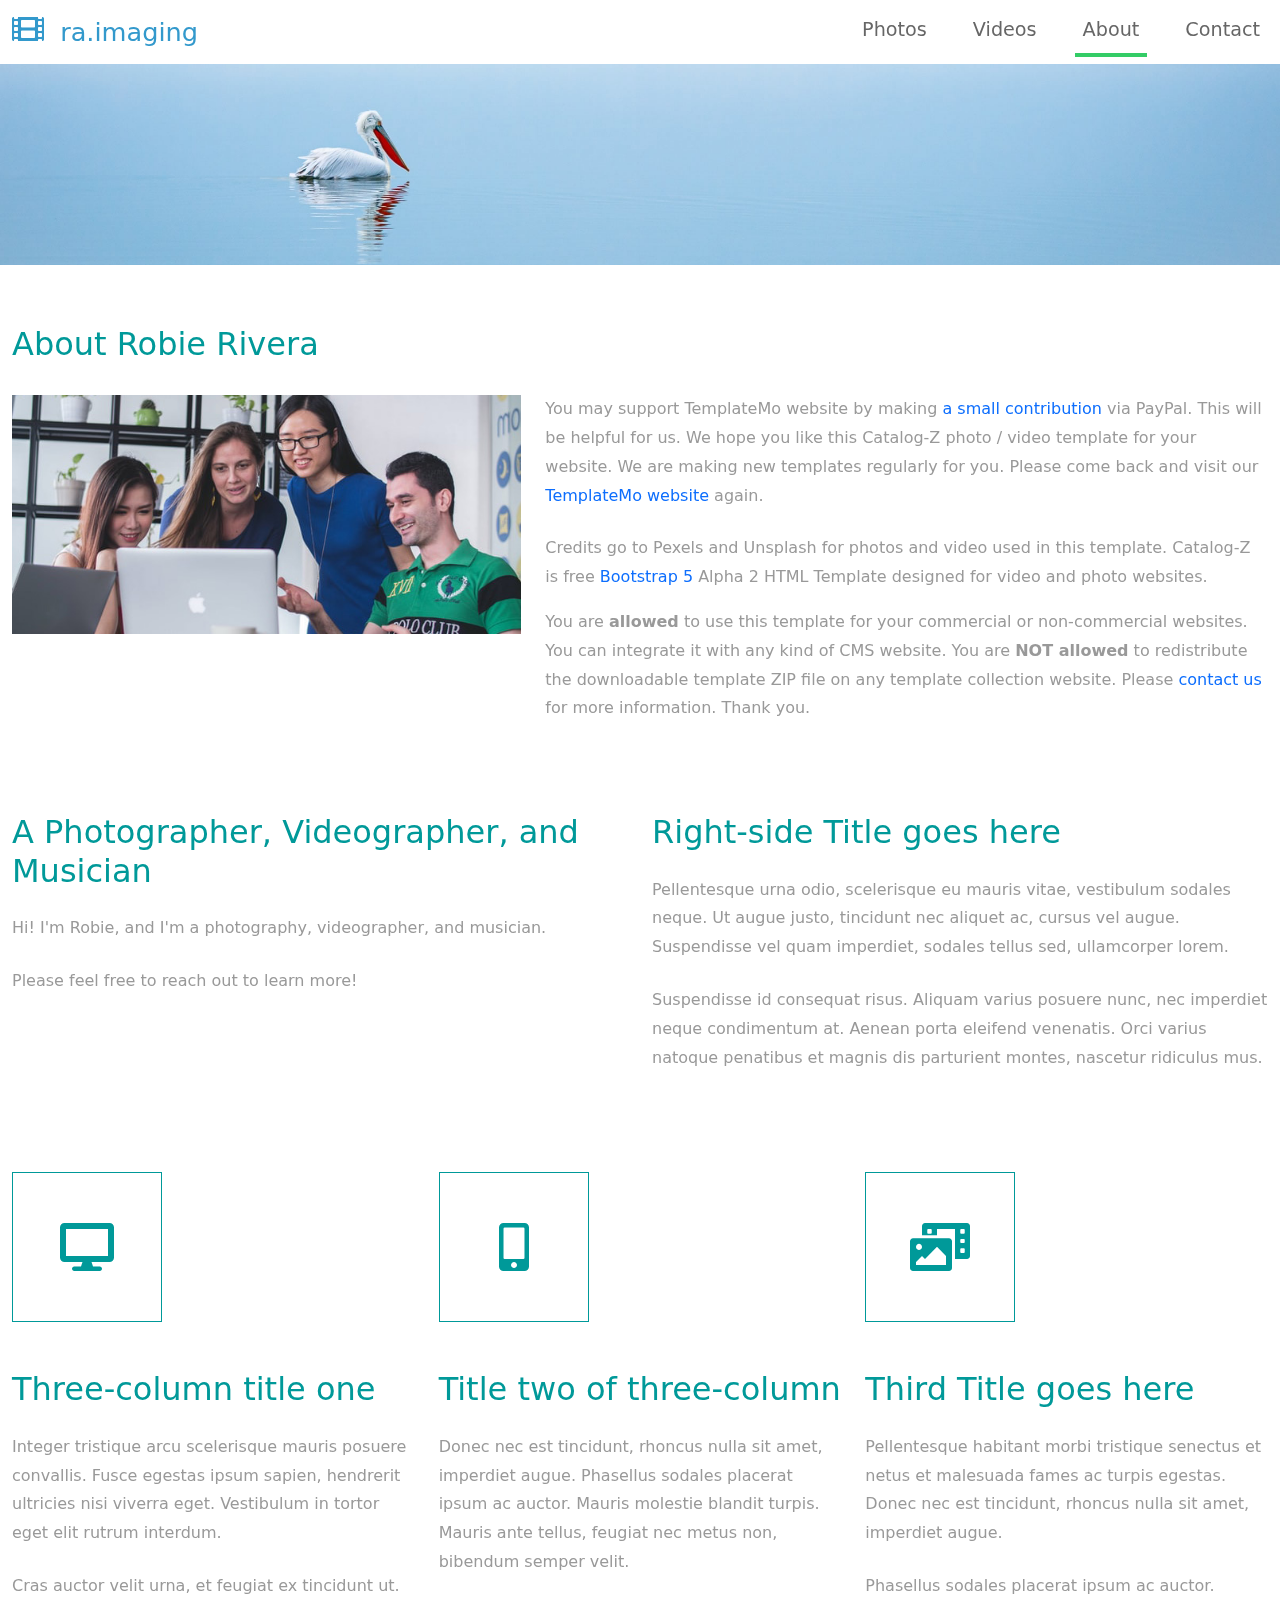
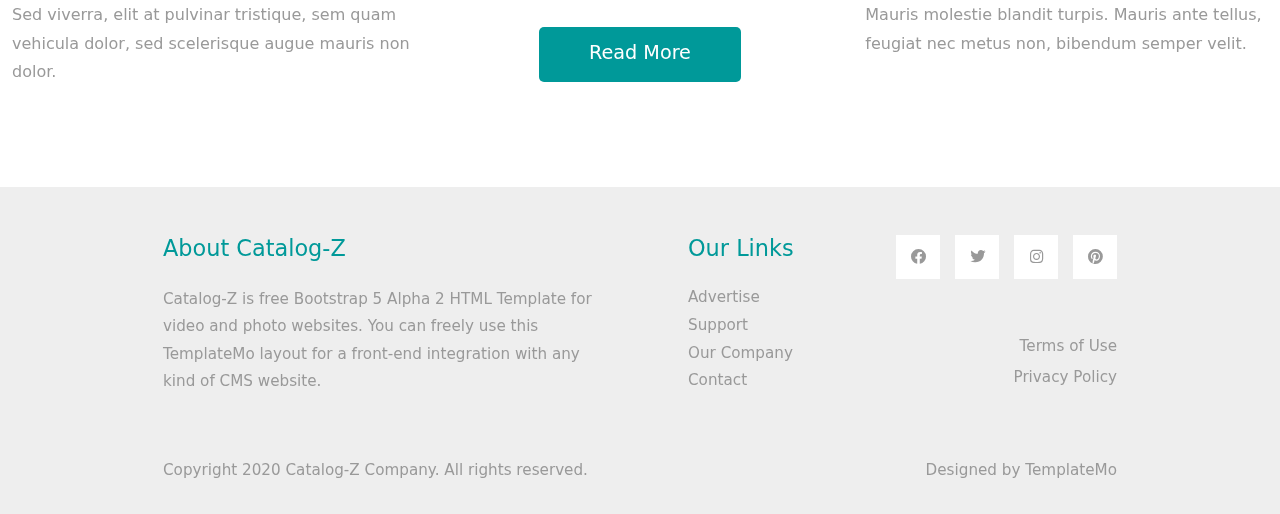
<file: about.html>
<!DOCTYPE html>
<html lang="en">
<head>
    <meta charset="UTF-8">
    <meta name="viewport" content="width=device-width, initial-scale=1.0">
    <title>Catalog-Z About page</title>
    <link rel="stylesheet" href="css/bootstrap.min.css">
    <link rel="stylesheet" href="fontawesome/css/all.min.css">
    <link rel="stylesheet" href="css/templatemo-style.css">
<!--
    
TemplateMo 556 Catalog-Z

https://templatemo.com/tm-556-catalog-z

-->
</head>
<body>
    <!-- Page Loader -->
    <div id="loader-wrapper">
        <div id="loader"></div>

        <div class="loader-section section-left"></div>
        <div class="loader-section section-right"></div>

    </div>
    <nav class="navbar navbar-expand-lg">
        <div class="container-fluid">
            <a class="navbar-brand" href="index.html">
                <i class="fas fa-film mr-2"></i>
				ra.imaging
            </a>
            <button class="navbar-toggler" type="button" data-toggle="collapse" data-target="#navbarSupportedContent" aria-controls="navbarSupportedContent" aria-expanded="false" aria-label="Toggle navigation">
                <i class="fas fa-bars"></i>
            </button>
            <div class="collapse navbar-collapse" id="navbarSupportedContent">
            <ul class="navbar-nav ml-auto mb-2 mb-lg-0">
                <li class="nav-item">
                    <a class="nav-link nav-link-1" href="index.html">Photos</a>
                </li>
                <li class="nav-item">
                    <a class="nav-link nav-link-2" href="videos.html">Videos</a>
                </li>
                <li class="nav-item">
                    <a class="nav-link nav-link-3 active" aria-current="page" href="about.html">About</a>
                </li>
                <li class="nav-item">
                    <a class="nav-link nav-link-4" href="contact.html">Contact</a>
                </li>
            </ul>
            </div>
        </div>
    </nav>

    <div class="tm-hero d-flex justify-content-center align-items-center" data-parallax="scroll" data-image-src="img/hero.jpg"></div>

    <div class="container-fluid tm-mt-60">
        <div class="row mb-4">
            <h2 class="col-12 tm-text-primary">
                About Robie Rivera
            </h2>
        </div>
        <div class="row tm-mb-74 tm-row-1640">            
            <div class="col-lg-5 col-md-6 col-12 mb-3">
                <img src="img/about.jpg" alt="Image" class="img-fluid">
            </div>
            <div class="col-lg-7 col-md-6 col-12">
                <div class="tm-about-img-text">
                    <p class="mb-4">
                  You may support TemplateMo website by making <a href="https://paypal.me/templatemo" target="_parent" rel="sponsored">a small contribution</a> via PayPal. This will be helpful for us. We hope you like this Catalog-Z photo / video template for your website. We are making new templates regularly for you. Please come back and visit our <a rel="sponsored" href="https://templatemo.com" target="_parent">TemplateMo website</a> again. </p>
                    <p>
                        Credits go to Pexels and Unsplash for photos and video used in this template. Catalog-Z is free <a rel="sponsored" href="https://v5.getbootstrap.com/">Bootstrap 5</a> Alpha 2 HTML Template designed for video and photo websites.</p> 
                    <p>You are <b>allowed</b> to use this template for your commercial or non-commercial websites. You can integrate it with any kind of CMS website. You are <b>NOT allowed</b> to redistribute the downloadable template ZIP file on any template collection website. Please <a rel="nofollow" href="https://templatemo.com/contact" target="_parent">contact us</a> for more information. Thank you.</p>
                </div>                
            </div>
        </div>
        <div class="row tm-mb-50">
            <div class="col-md-6 col-12">
                <div class="tm-about-2-col">
                    <h2 class="tm-text-primary mb-4">
                        A Photographer, Videographer, and Musician
                    </h2>
                    <p class="mb-4">
                        Hi! I'm Robie, and I'm a photography, videographer, and musician.
                    <p>
                        Please feel free to reach out to learn more!
                    </p>
                </div>                
            </div> 
            <div class="col-md-6 col-12">
                <div class="tm-about-2-col">
                    <h2 class="tm-text-primary mb-4">
                        Right-side Title goes here
                    </h2>
                    <p class="mb-4">
                        Pellentesque urna odio, scelerisque eu mauris vitae, vestibulum sodales neque. Ut augue justo, tincidunt nec aliquet ac, cursus vel augue. Suspendisse vel quam imperdiet, sodales tellus sed, ullamcorper lorem.
                    </p>
                    <p>
                        Suspendisse id consequat risus. Aliquam varius posuere nunc, nec imperdiet neque condimentum at. Aenean porta eleifend venenatis. Orci varius natoque penatibus et magnis dis parturient montes, nascetur ridiculus mus.
                    </p>
                </div>                
            </div>     
        </div> <!-- row -->
        <div class="row tm-mb-50">
            <div class="col-md-4 col-12">
                <div class="tm-about-3-col">
                    <div class="tm-about-icon-container mb-5">
                        <i class="fas fa-desktop fa-3x tm-text-primary"></i>
                    </div>                
                    <h2 class="tm-text-primary mb-4">Three-column title one</h2>
                    <p class="mb-4">Integer tristique arcu scelerisque mauris posuere convallis. Fusce egestas ipsum sapien, hendrerit ultricies nisi viverra eget. Vestibulum in tortor eget elit rutrum interdum. </p>
                    <p>Cras auctor velit urna, et feugiat ex tincidunt ut. Sed viverra, elit at pulvinar tristique, sem quam vehicula dolor, sed scelerisque augue mauris non dolor.</p>
                </div>                
            </div>
            <div class="col-md-4 col-12">
                <div class="tm-about-3-col">
                    <div class="tm-about-icon-container mb-5">
                        <i class="fas fa-mobile-alt fa-3x tm-text-primary"></i>
                    </div>                
                    <h2 class="tm-text-primary mb-4">Title two of three-column</h2>
                    <p class="tm-mb-50">Donec nec est tincidunt, rhoncus nulla sit amet, imperdiet augue. Phasellus sodales placerat ipsum ac auctor. Mauris molestie blandit turpis. Mauris ante tellus, feugiat nec metus non, bibendum semper velit.</p>                
                    <div class="text-center">
                        <a href="#" class="btn btn-primary">Read More</a>
                    </div>
                </div>                
            </div>
            <div class="col-md-4 col-12">
                <div class="tm-about-3-col">
                    <div class="tm-about-icon-container mb-5">
                        <i class="fas fa-photo-video fa-3x tm-text-primary"></i>
                    </div>                
                    <h2 class="tm-text-primary mb-4">Third Title goes here</h2>
                    <p class="mb-4">Pellentesque habitant morbi tristique senectus et netus et malesuada fames ac turpis egestas. Donec nec est tincidunt, rhoncus nulla sit amet, imperdiet augue. </p>
                    <p>Phasellus sodales placerat ipsum ac auctor. Mauris molestie blandit turpis. Mauris ante tellus, feugiat nec metus non, bibendum semper velit.</p>
                </div>                
            </div>
        </div>
    </div> <!-- container-fluid, tm-container-content -->

    <footer class="tm-bg-gray pt-5 pb-3 tm-text-gray tm-footer">
        <div class="container-fluid tm-container-small">
            <div class="row">
                <div class="col-lg-6 col-md-12 col-12 px-5 mb-5">
                    <h3 class="tm-text-primary mb-4 tm-footer-title">About Catalog-Z</h3>
                    <p>Catalog-Z is free Bootstrap 5 Alpha 2 HTML Template for video and photo websites. You can freely use this TemplateMo layout for a front-end integration with any kind of CMS website.</p>
                </div>
                <div class="col-lg-3 col-md-6 col-sm-6 col-12 px-5 mb-5">
                    <h3 class="tm-text-primary mb-4 tm-footer-title">Our Links</h3>
                    <ul class="tm-footer-links pl-0">
                        <li><a href="#">Advertise</a></li>
                        <li><a href="#">Support</a></li>
                        <li><a href="#">Our Company</a></li>
                        <li><a href="#">Contact</a></li>
                    </ul>
                </div>
                <div class="col-lg-3 col-md-6 col-sm-6 col-12 px-5 mb-5">
                    <ul class="tm-social-links d-flex justify-content-end pl-0 mb-5">
                        <li class="mb-2"><a href="https://facebook.com"><i class="fab fa-facebook"></i></a></li>
                        <li class="mb-2"><a href="https://twitter.com"><i class="fab fa-twitter"></i></a></li>
                        <li class="mb-2"><a href="https://instagram.com"><i class="fab fa-instagram"></i></a></li>
                        <li class="mb-2"><a href="https://pinterest.com"><i class="fab fa-pinterest"></i></a></li>
                    </ul>
                    <a href="#" class="tm-text-gray text-right d-block mb-2">Terms of Use</a>
                    <a href="#" class="tm-text-gray text-right d-block">Privacy Policy</a>
                </div>
            </div>
            <div class="row">
                <div class="col-lg-8 col-md-7 col-12 px-5 mb-3">
                    Copyright 2020 Catalog-Z Company. All rights reserved.
                </div>
                <div class="col-lg-4 col-md-5 col-12 px-5 text-right">
                    Designed by <a href="https://templatemo.com" class="tm-text-gray" rel="sponsored" target="_parent">TemplateMo</a>
                </div>
            </div>
        </div>
    </footer>
    
    <script src="js/plugins.js"></script>
    <script>
        $(window).on("load", function() {
            $('body').addClass('loaded');
        });
    </script>
</body>
</html>
</file>
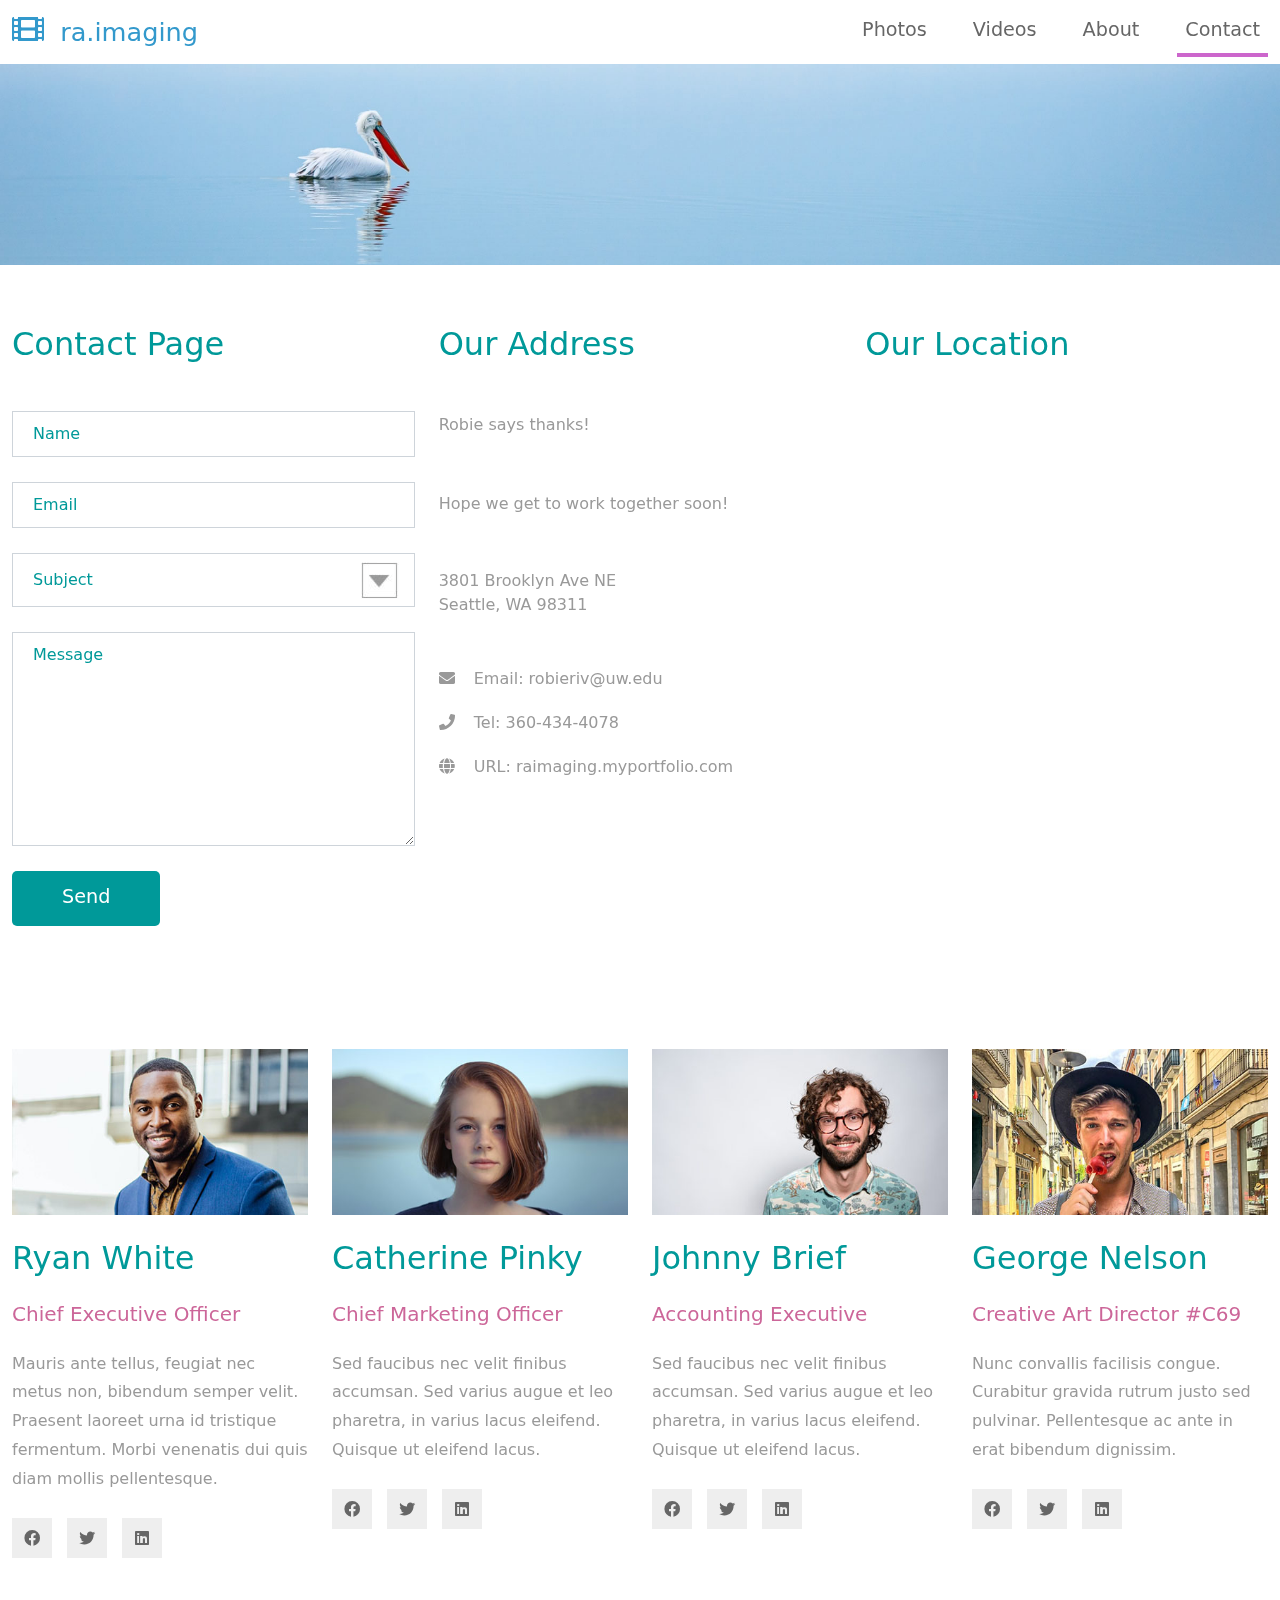
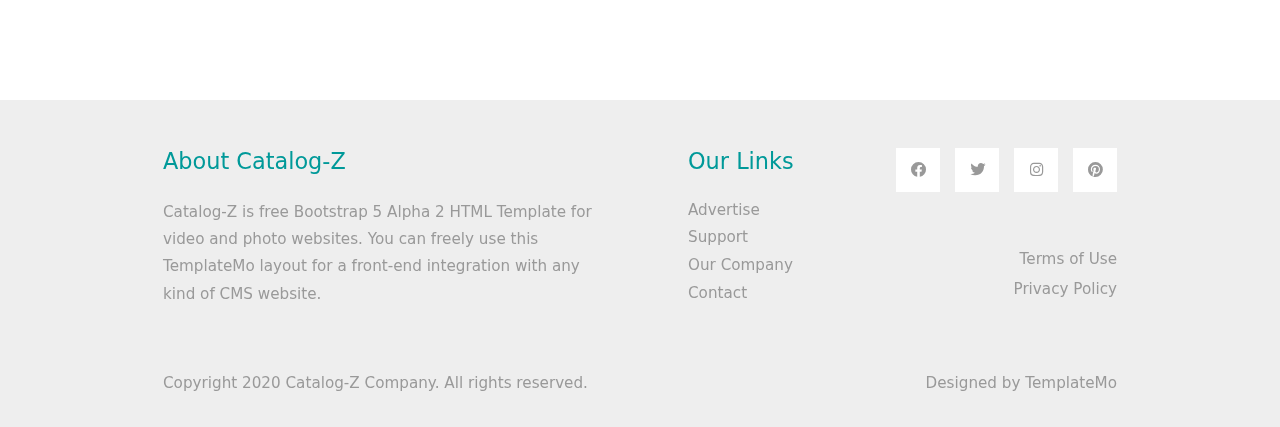
<file: contact.html>
<!DOCTYPE html>
<html lang="en">
<head>
    <meta charset="UTF-8">
    <meta name="viewport" content="width=device-width, initial-scale=1.0">
    <title>Catalog-Z Contact page</title>
    <link rel="stylesheet" href="css/bootstrap.min.css">
    <link rel="stylesheet" href="fontawesome/css/all.min.css">
    <link rel="stylesheet" href="css/templatemo-style.css">
<!--
    
TemplateMo 556 Catalog-Z

https://templatemo.com/tm-556-catalog-z

-->
</head>
<body>
    <!-- Page Loader -->
    <div id="loader-wrapper">
        <div id="loader"></div>

        <div class="loader-section section-left"></div>
        <div class="loader-section section-right"></div>

    </div>
    <nav class="navbar navbar-expand-lg">
        <div class="container-fluid">
            <a class="navbar-brand" href="index.html">
                <i class="fas fa-film mr-2"></i>
                ra.imaging
            </a>
            <button class="navbar-toggler" type="button" data-toggle="collapse" data-target="#navbarSupportedContent" aria-controls="navbarSupportedContent" aria-expanded="false" aria-label="Toggle navigation">
                <i class="fas fa-bars"></i>
            </button>
            <div class="collapse navbar-collapse" id="navbarSupportedContent">
            <ul class="navbar-nav ml-auto mb-2 mb-lg-0">
                <li class="nav-item">
                    <a class="nav-link nav-link-1" href="index.html">Photos</a>
                </li>
                <li class="nav-item">
                    <a class="nav-link nav-link-2" href="videos.html">Videos</a>
                </li>
                <li class="nav-item">
                    <a class="nav-link nav-link-3" href="about.html">About</a>
                </li>
                <li class="nav-item">
                    <a class="nav-link nav-link-4 active" aria-current="page" href="contact.html">Contact</a>
                </li>
            </ul>
            </div>
        </div>
    </nav>

    <div class="tm-hero d-flex justify-content-center align-items-center" data-parallax="scroll" data-image-src="img/hero.jpg"></div>

    <div class="container-fluid tm-mt-60">
        <div class="row tm-mb-50">
            <div class="col-lg-4 col-12 mb-5">
                <h2 class="tm-text-primary mb-5">Contact Page</h2>
                <form id="contact-form" action="" method="POST" class="tm-contact-form mx-auto">
                    <div class="form-group">
                        <input type="text" name="name" class="form-control rounded-0" placeholder="Name" required />
                    </div>
                    <div class="form-group">
                        <input type="email" name="email" class="form-control rounded-0" placeholder="Email" required />
                    </div>
                    <div class="form-group">
                        <select class="form-control" id="contact-select" name="inquiry">
                            <option value="-">Subject</option>
                            <option value="sales">Sales &amp; Marketing</option>
                            <option value="creative">Creative Design</option>
                            <option value="uiux">UI / UX</option>
                        </select>
                    </div>
                    <div class="form-group">
                        <textarea rows="8" name="message" class="form-control rounded-0" placeholder="Message" required=></textarea>
                    </div>

                    <div class="form-group tm-text-right">
                        <button type="submit" class="btn btn-primary">Send</button>
                    </div>
                </form>                
            </div>
            <div class="col-lg-4 col-12 mb-5">
                <div class="tm-address-col">
                    <h2 class="tm-text-primary mb-5">Our Address</h2>
                    <p class="tm-mb-50">Robie says thanks!</p>
                    <p class="tm-mb-50">Hope we get to work together soon!</p>
                    <address class="tm-text-gray tm-mb-50">
                        3801 Brooklyn Ave NE<br>
                        Seattle, WA 98311
                    </address>
                    <ul class="tm-contacts">
                        <li>
                            <a href="#" class="tm-text-gray">
                                <i class="fas fa-envelope"></i>
                                Email: robieriv@uw.edu
                            </a>
                        </li>
                        <li>
                            <a href="#" class="tm-text-gray">
                                <i class="fas fa-phone"></i>
                                Tel: 360-434-4078
                            </a>
                        </li>
                        <li>
                            <a href="#" class="tm-text-gray">
                                <i class="fas fa-globe"></i>
                                URL: raimaging.myportfolio.com
                            </a>
                        </li>
                    </ul>
                </div>                
            </div>
            <div class="col-lg-4 col-12">
                <h2 class="tm-text-primary mb-5">Our Location</h2>
                <!-- Map -->
                <div class="mapouter mb-4">
                    <div class="gmap-canvas">
                        <iframe width="100%" height="520" id="gmap-canvas"
                            src="https://maps.google.com/maps?q=Av.+L%C3%BAcio+Costa,+Rio+de+Janeiro+-+RJ,+Brazil&t=&z=13&ie=UTF8&iwloc=&output=embed"
                            frameborder="0" scrolling="no" marginheight="0" marginwidth="0"></iframe>
                    </div>
                </div>               
            </div>
        </div>
        <div class="row tm-mb-74 tm-people-row">
            <div class="col-lg-3 col-md-6 col-sm-6 col-12 mb-5">
                <img src="img/people-1.jpg" alt="Image" class="mb-4 img-fluid">
                <h2 class="tm-text-primary mb-4">Ryan White</h2>
                <h3 class="tm-text-secondary h5 mb-4">Chief Executive Officer</h3>
                <p class="mb-4">
                    Mauris ante tellus, feugiat nec metus non, bibendum semper velit. Praesent laoreet urna id tristique fermentum. Morbi venenatis dui quis diam mollis pellentesque.
                </p>
                <ul class="tm-social pl-0 mb-0">
                    <li><a href="https://facebook.com"><i class="fab fa-facebook"></i></a></li>
                    <li><a href="https://twitter.com"><i class="fab fa-twitter"></i></a></li>
                    <li><a href="https://linkedin.com"><i class="fab fa-linkedin"></i></a></li>
                </ul>
            </div>
            <div class="col-lg-3 col-md-6 col-sm-6 col-12 mb-5">
                <img src="img/people-2.jpg" alt="Image" class="mb-4 img-fluid">
                <h2 class="tm-text-primary mb-4">Catherine Pinky</h2>
                <h3 class="tm-text-secondary h5 mb-4">Chief Marketing Officer</h3>
                <p class="mb-4">
                    Sed faucibus nec velit finibus accumsan. Sed varius augue et leo pharetra, in varius lacus eleifend. Quisque ut eleifend lacus.
                </p>
                <ul class="tm-social pl-0 mb-0">
                    <li><a href="https://facebook.com"><i class="fab fa-facebook"></i></a></li>
                    <li><a href="https://twitter.com"><i class="fab fa-twitter"></i></a></li>
                    <li><a href="https://linkedin.com"><i class="fab fa-linkedin"></i></a></li>
                </ul>
            </div>
            <div class="col-lg-3 col-md-6 col-sm-6 col-12 mb-5">
                <img src="img/people-3.jpg" alt="Image" class="mb-4 img-fluid">
                <h2 class="tm-text-primary mb-4">Johnny Brief</h2>
                <h3 class="tm-text-secondary h5 mb-4">Accounting Executive</h3>
                <p class="mb-4">
                    Sed faucibus nec velit finibus accumsan. Sed varius augue et leo pharetra, in varius lacus eleifend. Quisque ut eleifend lacus.
                </p>
                <ul class="tm-social pl-0 mb-0">
                    <li><a href="https://facebook.com"><i class="fab fa-facebook"></i></a></li>
                    <li><a href="https://twitter.com"><i class="fab fa-twitter"></i></a></li>
                    <li><a href="https://linkedin.com"><i class="fab fa-linkedin"></i></a></li>
                </ul>
            </div>
            <div class="col-lg-3 col-md-6 col-sm-6 col-12 mb-5">
                <img src="img/people-4.jpg" alt="Image" class="mb-4 img-fluid">
                <h2 class="tm-text-primary mb-4">George Nelson</h2>
                <h3 class="tm-text-secondary h5 mb-4">Creative Art Director #C69</h3>
                <p class="mb-4">
                    Nunc convallis facilisis congue. Curabitur gravida rutrum justo sed pulvinar. Pellentesque ac ante in erat bibendum dignissim.
                </p>
                <ul class="tm-social pl-0 mb-0">
                    <li><a href="https://facebook.com"><i class="fab fa-facebook"></i></a></li>
                    <li><a href="https://twitter.com"><i class="fab fa-twitter"></i></a></li>
                    <li><a href="https://linkedin.com"><i class="fab fa-linkedin"></i></a></li>
                </ul>
            </div>
        </div>
    </div> <!-- container-fluid, tm-container-content -->

    <footer class="tm-bg-gray pt-5 pb-3 tm-text-gray tm-footer">
        <div class="container-fluid tm-container-small">
            <div class="row">
                <div class="col-lg-6 col-md-12 col-12 px-5 mb-5">
                    <h3 class="tm-text-primary mb-4 tm-footer-title">About Catalog-Z</h3>
                    <p>Catalog-Z is free Bootstrap 5 Alpha 2 HTML Template for video and photo websites. You can freely use this TemplateMo layout for a front-end integration with any kind of CMS website.</p>
                </div>
                <div class="col-lg-3 col-md-6 col-sm-6 col-12 px-5 mb-5">
                    <h3 class="tm-text-primary mb-4 tm-footer-title">Our Links</h3>
                    <ul class="tm-footer-links pl-0">
                        <li><a href="#">Advertise</a></li>
                        <li><a href="#">Support</a></li>
                        <li><a href="#">Our Company</a></li>
                        <li><a href="#">Contact</a></li>
                    </ul>
                </div>
                <div class="col-lg-3 col-md-6 col-sm-6 col-12 px-5 mb-5">
                    <ul class="tm-social-links d-flex justify-content-end pl-0 mb-5">
                        <li class="mb-2"><a href="https://facebook.com"><i class="fab fa-facebook"></i></a></li>
                        <li class="mb-2"><a href="https://twitter.com"><i class="fab fa-twitter"></i></a></li>
                        <li class="mb-2"><a href="https://instagram.com"><i class="fab fa-instagram"></i></a></li>
                        <li class="mb-2"><a href="https://pinterest.com"><i class="fab fa-pinterest"></i></a></li>
                    </ul>
                    <a href="#" class="tm-text-gray text-right d-block mb-2">Terms of Use</a>
                    <a href="#" class="tm-text-gray text-right d-block">Privacy Policy</a>
                </div>
            </div>
            <div class="row">
                <div class="col-lg-8 col-md-7 col-12 px-5 mb-3">
                    Copyright 2020 Catalog-Z Company. All rights reserved.
                </div>
                <div class="col-lg-4 col-md-5 col-12 px-5 text-right">
                    Designed by <a href="https://templatemo.com" class="tm-text-gray" rel="sponsored" target="_parent">TemplateMo</a>
                </div>
            </div>
        </div>
    </footer>
    
    <script src="js/plugins.js"></script>
    <script>
        $(window).on("load", function() {
            $('body').addClass('loaded');
        });
    </script>
</body>
</html>
</file>
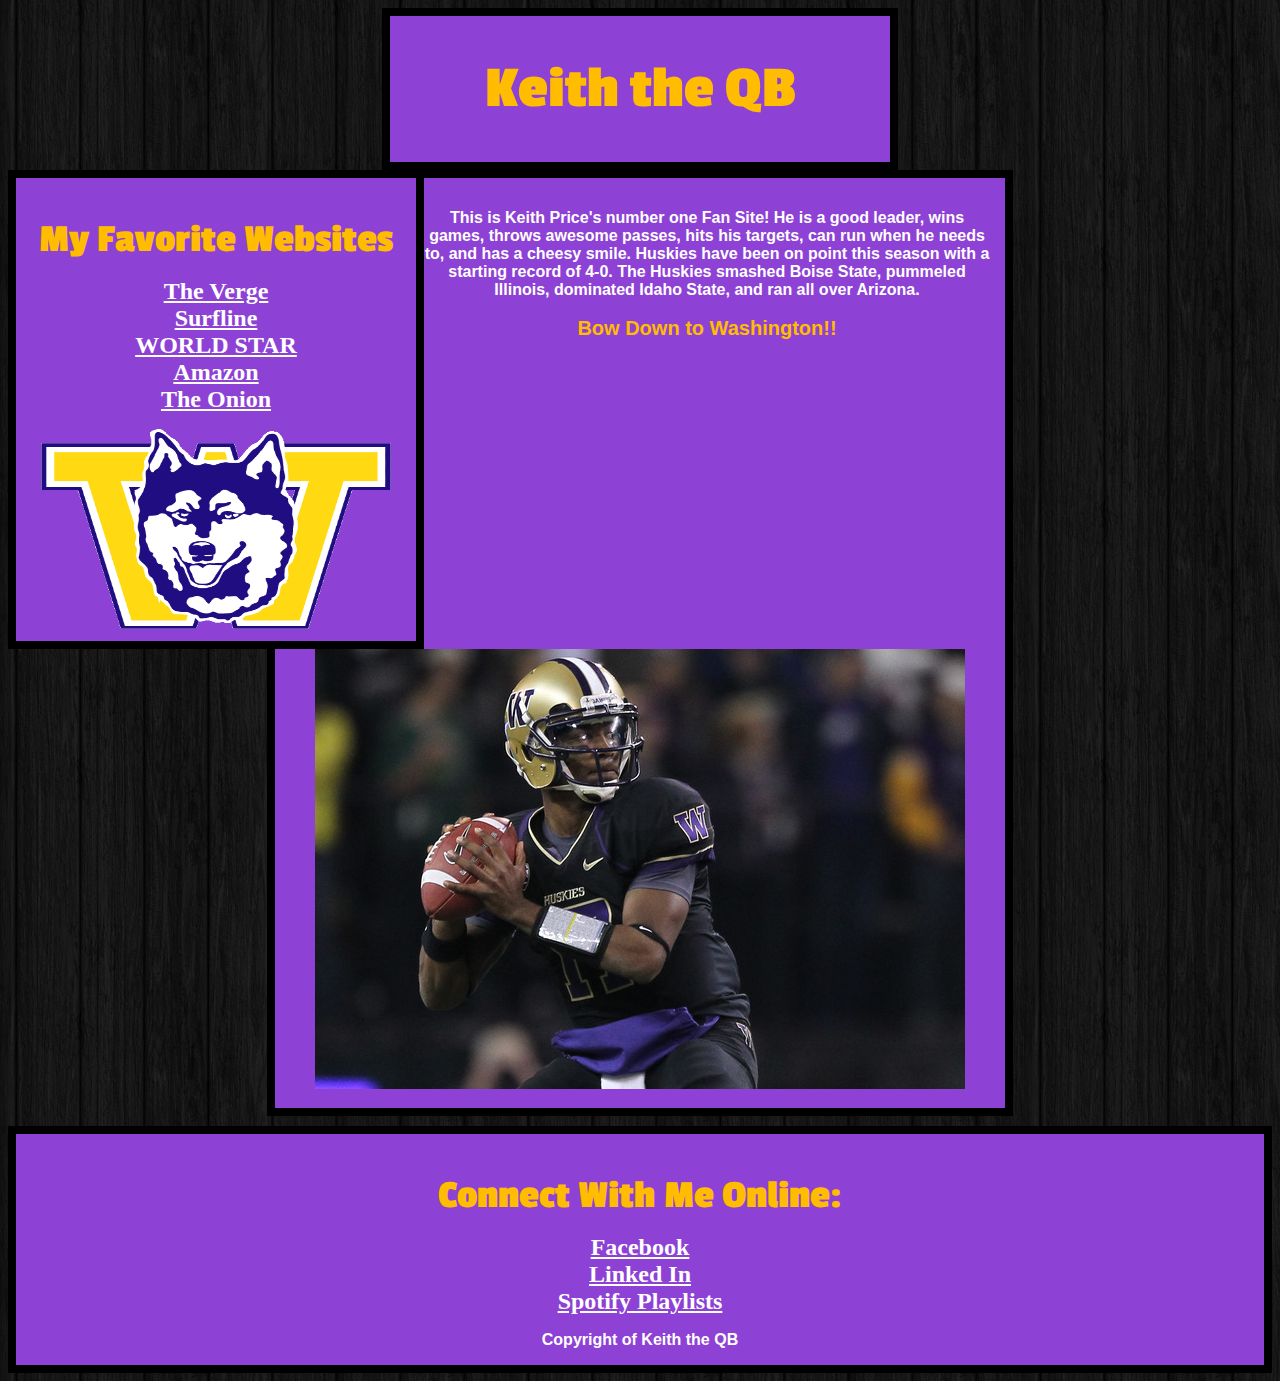
<file: introToCss.html>
<!DOCTYPE html>
	<head> 
		<title> Keith the QB  </title>
		<link rel="stylesheet" type="text/css" href="test.css" />
		<link href='http://fonts.googleapis.com/css?family=Passion+One' rel='stylesheet' type='text/css'>
	</head>

	<body>
		<div id = "Header">
			<h1> Keith the QB </h1>
		</div>
		
		<div id = "LeftNav">
			<h3> My Favorite Websites </h3>
			<ul>
				<li><a href="https://www.theverge.com">The Verge</a></li>
				<li><a href="https://www.surfline.com">Surfline</a></li>
				<li><a href="https://www.worldstarhiphop">WORLD STAR</a></li>
				<li><a href="https://www.amazon.com">Amazon</a></li>
				<li><a href="https://www.theonion.com">The Onion</a></li>
			</ul>
			<img src="icon.gif" width="350px" height="200px">
		</div>
		
		<div id = "Content">
			<p> This is Keith Price's number one Fan Site! He is a good leader, wins games, throws awesome passes, hits his targets, can run when he needs to, and has a cheesy smile. Huskies have been on point this season with a starting record of 4-0. The Huskies smashed Boise State, pummeled Illinois, dominated Idaho State, and ran all over Arizona. <br /><br /> <span id="bow">Bow Down to Washington!!</span></p>
			<img src="price.jpg">
		</div>
		
		<div id = "Footer">
			<h3>Connect With Me Online:</h3>
			<ul>
				<li><a href="https://www.Facebook.com">Facebook</a></li>
				<li><a href="https://www.Linkedin.com">Linked In</a></li>
				<li><a href="https://www.Spotify.com">Spotify Playlists</a></li>
			</ul>
			<p>Copyright of Keith the QB</p>
		</div>

	</body>

</html>
</file>
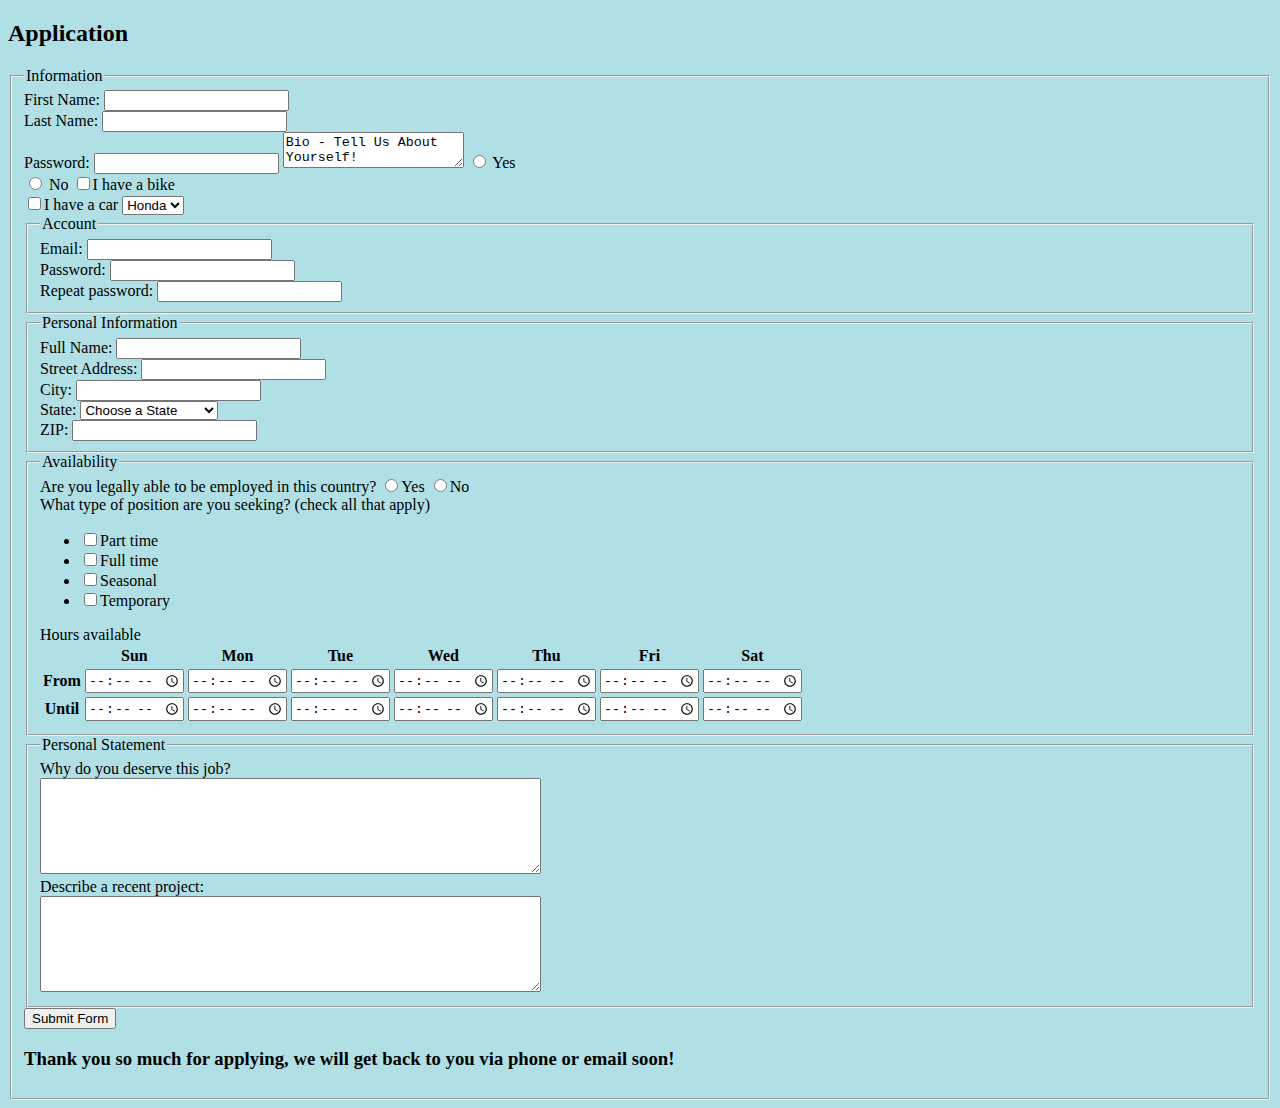
<file: jobApplicationForm.html>
<!DOCTYPE html>
	<head>
	<body style="background-color:powderblue;">
		<title>Job Application</title>
	</head>
	<body>
		<h2>Application</h2>
		<fieldset>
		<legend>Information</legend>
		<form action="form.php" method="POST">
			First Name: <input type="text" name="firstname"><br>
			Last Name: <input type="text" name="lastname"><br>
			Password: <input type="password" name="pwd">
			<textarea name="essay">Bio - Tell Us About Yourself!</textarea>
			<input type="radio" name="answer" value="yes"> Yes<br> <input type="radio" name="answer" value="no"> No
			<input type="checkbox" name="vehicle" value="Bike">I have a bike<br> <input type="checkbox" name="vehicle" value="Car">I have a car
			<select name="cars"> <option value="Honda">Honda</option> <option value="volvo">Volvo</option> <option value="saab">Saab</option> <option value="fiat">Fiat</option> <option value="audi">Audi</option> </select>
		</form>
		
		<form action="http://gclass.alexburner.com/formtest.php" method="post">

	<fieldset>
		<legend>Account</legend>
		<div class="field">
			<label>Email:</label> 
			<input type="text" name="email">
		</div>
		<div class="field">
			<label>Password:</label> 
			<input type="password" name="password">
		</div>
		<div class="field">
			<label>Repeat password:</label> 
			<input type="password" name="password_r">
		</div>
	</fieldset>
	
	<fieldset>
		<legend>Personal Information</legend>
		<div class="field">
			<label>Full Name:</label> 
			<input type="text" name="name">
		</div>
		<div class="field">
			<label>Street Address:</label> 
			<input type="text" name="street">
		</div>
		<div class="field">
			<label>City:</label> 
			<input type="text" name="city">
		</div>
		<div class="field">
			<label>State:</label> 
			<select name="state">
				<option value="" selected="true">Choose a State</option>
				<option value="AL">Alabama</option>
				<option value="AK">Alaska</option>
				<option value="AZ">Arizona</option>
				<option value="AR">Arkansas</option>
				<option value="CA">California</option>
				<option value="CO">Colorado</option>
				<option value="CT">Connecticut</option>
				<option value="DE">Delaware</option>
				<option value="DC">District of Columbia</option>
				<option value="FL">Florida</option>
				<option value="GA">Georgia</option>
				<option value="HI">Hawaii</option>
				<option value="ID">Idaho</option>
				<option value="IL">Illinois</option>
				<option value="IN">Indiana</option>
				<option value="IA">Iowa</option>
				<option value="KS">Kansas</option>
				<option value="KY">Kentucky</option>
				<option value="LA">Louisiana</option>
				<option value="ME">Maine</option>
				<option value="MD">Maryland</option>
				<option value="MA">Massachusetts</option>
				<option value="MI">Michigan</option>
				<option value="MN">Minnesota</option>
				<option value="MS">Mississippi</option>
				<option value="MO">Missouri</option>
				<option value="MT">Montana</option>
				<option value="NE">Nebraska</option>
				<option value="NV">Nevada</option>
				<option value="NH">New Hampshire</option>
				<option value="NJ">New Jersey</option>
				<option value="NM">New Mexico</option>
				<option value="NY">New York</option>
				<option value="NC">North Carolina</option>
				<option value="ND">North Dakota</option>
				<option value="OH">Ohio</option>
				<option value="OK">Oklahoma</option>
				<option value="OR">Oregon</option>
				<option value="PA">Pennsylvania</option>
				<option value="RI">Rhode Island</option>
				<option value="SC">South Carolina</option>
				<option value="SD">South Dakota</option>
				<option value="TN">Tennessee</option>
				<option value="TX">Texas</option>
				<option value="UT">Utah</option>
				<option value="VT">Vermont</option>
				<option value="VA">Virginia</option>
				<option value="WA">Washington</option>
				<option value="WV">West Virginia</option>
				<option value="WI">Wisconsin</option>
				<option value="WY">Wyoming</option>
			</select>
		</div>
		<div class="field">
			<label>ZIP:</label> 
			<input type="text" name="zip">
		</div>
	</fieldset>
	
	<fieldset>
		<legend>Availability</legend>
		<div class="field">
			<label>Are you legally able to be employed in this country?</label> 
			<input type="radio" name="legal" value="yes">Yes
			<input type="radio" name="legal" value="no">No
		</div>
		<div class="field">
			<label>What type of position are you seeking? (check all that apply)</label>
			<ul>
				<li><input type="checkbox" name="position_pt" value="parttime">Part time</li>
				<li><input type="checkbox" name="position_ft" value="fulltime">Full time</li>
				<li><input type="checkbox" name="position_sl" value="seasonal">Seasonal</li>
				<li><input type="checkbox" name="position_tp" value="temporary">Temporary</li>
			</ul>
		</div>
		<div class="field">
			<label>Hours available</label>
			<table>
				<tr>
					<td></td>
					<th>Sun</th>
					<th>Mon</th>
					<th>Tue</th>
					<th>Wed</th>
					<th>Thu</th>
					<th>Fri</th>
					<th>Sat</th>
				</tr>
				<tr>
					<th>From</th>
					<td><input type="time" size="5" name="su_from"></td>
					<td><input type="time" size="5" name="mo_from"></td>
					<td><input type="time" size="5" name="tu_from"></td>
					<td><input type="time" size="5" name="we_from"></td>
					<td><input type="time" size="5" name="th_from"></td>
					<td><input type="time" size="5" name="fr_from"></td>
					<td><input type="time" size="5" name="sa_from"></td>
				</tr>
				<tr>
					<th>Until</th>
					<td><input type="time" size="5" name="su_until"></td>
					<td><input type="time" size="5" name="mo_until"></td>
					<td><input type="time" size="5" name="tu_until"></td>
					<td><input type="time" size="5" name="we_until"></td>
					<td><input type="time" size="5" name="th_until"></td>
					<td><input type="time" size="5" name="fr_until"></td>
					<td><input type="time" size="5" name="sa_until"></td>
				</tr>
			</table>
		</div>
	</fieldset>
	
	<fieldset>
		<legend>Personal Statement</legend>
		<div class="field">
			<label>Why do you deserve this job?</label><br>
			<textarea name="deserve" rows="6" cols="60"></textarea>
		</div>
		<div class="field">
			<label>Describe a recent project:</label><br>
			<textarea name="project" rows="6" cols="60"></textarea>
		</div>
	</fieldset>
	
	<input type="submit" value="Submit Form">
	
	<h3>Thank you so much for applying, we will get back to you via phone or email soon!</h3>
	</body>
</html>
</file>
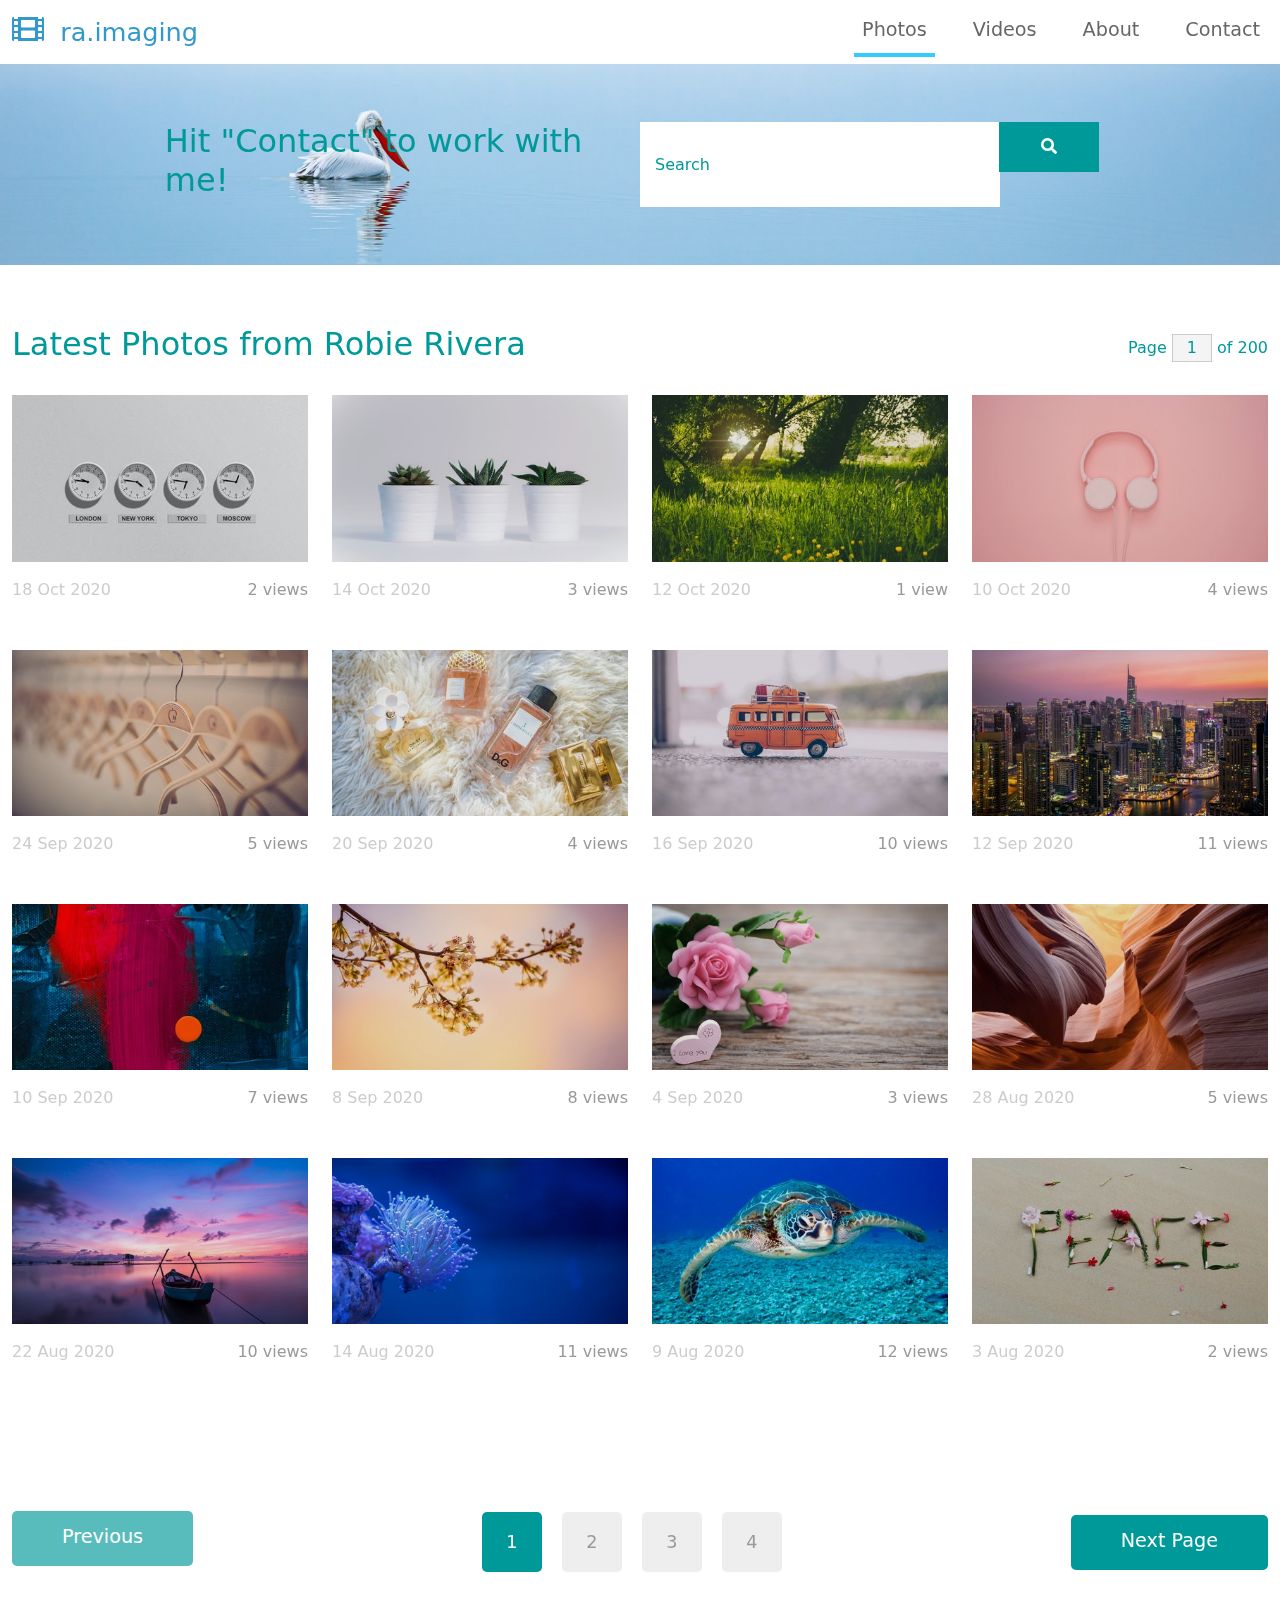
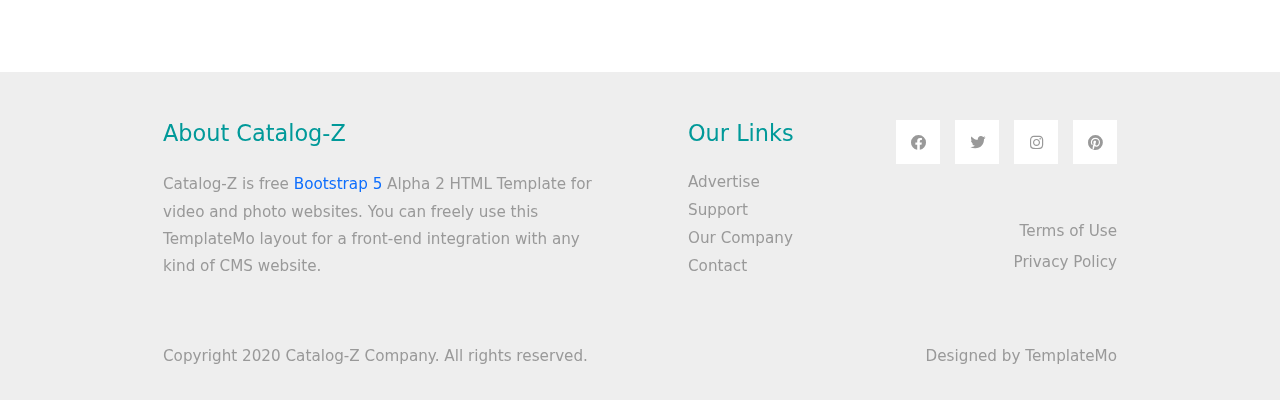
<file: myFunSite.html>
<!DOCTYPE html>
<html lang="en">
<head>
    <meta charset="UTF-8">
    <meta name="viewport" content="width=device-width, initial-scale=1.0">
    <title>Catalog-Z Bootstrap 5.0 HTML Template</title>
    <link rel="stylesheet" href="css/bootstrap.min.css">
    <link rel="stylesheet" href="fontawesome/css/all.min.css">
    <link rel="stylesheet" href="css/templatemo-style.css">
<!--
    
TemplateMo 556 Catalog-Z

https://templatemo.com/tm-556-catalog-z

-->
</head>
<body>
    <!-- Page Loader -->
    <div id="loader-wrapper">
        <div id="loader"></div>

        <div class="loader-section section-left"></div>
        <div class="loader-section section-right"></div>

    </div>
    <nav class="navbar navbar-expand-lg">
        <div class="container-fluid">
            <a class="navbar-brand" href="#">
                <i class="fas fa-film mr-2"></i>
                ra.imaging
            </a>
            <button class="navbar-toggler" type="button" data-toggle="collapse" data-target="#navbarSupportedContent" aria-controls="navbarSupportedContent" aria-expanded="false" aria-label="Toggle navigation">
                <i class="fas fa-bars"></i>
            </button>
            <div class="collapse navbar-collapse" id="navbarSupportedContent">
            <ul class="navbar-nav ml-auto mb-2 mb-lg-0">
                <li class="nav-item">
                    <a class="nav-link nav-link-1 active" aria-current="page" href="index.html">Photos</a>
                </li>
                <li class="nav-item">
                    <a class="nav-link nav-link-2" href="videos.html">Videos</a>
                </li>
                <li class="nav-item">
                    <a class="nav-link nav-link-3" href="about.html">About</a>
                </li>
                <li class="nav-item">
                    <a class="nav-link nav-link-4" href="contact.html">Contact</a>
                </li>
            </ul>
            </div>
        </div>
    </nav>

    <div class="tm-hero d-flex justify-content-center align-items-center" data-parallax="scroll" data-image-src="img/hero.jpg">
        <form class="d-flex tm-search-form">
		 <h2 class="col-6 tm-text-primary">
				Hit "Contact" to work with me!
            </h2>
            <input class="form-control tm-search-input" type="search" placeholder="Search" aria-label="Search">
            <button class="btn btn-outline-success tm-search-btn" type="submit">
                <i class="fas fa-search"></i>
            </button>
        </form>
    </div>

    <div class="container-fluid tm-container-content tm-mt-60">
        <div class="row mb-4">
            <h2 class="col-6 tm-text-primary">
                Latest Photos from Robie Rivera
            </h2>
            <div class="col-6 d-flex justify-content-end align-items-center">
                <form action="" class="tm-text-primary">
                    Page <input type="text" value="1" size="1" class="tm-input-paging tm-text-primary"> of 200
                </form>
            </div>
        </div>
        <div class="row tm-mb-90 tm-gallery">
        	<div class="col-xl-3 col-lg-4 col-md-6 col-sm-6 col-12 mb-5">
                <figure class="effect-ming tm-video-item">
                    <img src="img/img-03.jpg" alt="Image" class="img-fluid">
                    <figcaption class="d-flex align-items-center justify-content-center">
                        <h2>Clocks</h2>
                        <a href="photo-detail.html">View more</a>
                    </figcaption>                    
                </figure>
                <div class="d-flex justify-content-between tm-text-gray">
                    <span class="tm-text-gray-light">18 Oct 2020</span>
                    <span>2 views</span>
                </div>
            </div>
            <div class="col-xl-3 col-lg-4 col-md-6 col-sm-6 col-12 mb-5">
                <figure class="effect-ming tm-video-item">
                    <img src="img/img-04.jpg" alt="Image" class="img-fluid">
                    <figcaption class="d-flex align-items-center justify-content-center">
                        <h2>Plants</h2>
                        <a href="photo-detail.html">View more</a>
                    </figcaption>                    
                </figure>
                <div class="d-flex justify-content-between tm-text-gray">
                    <span class="tm-text-gray-light">14 Oct 2020</span>
                    <span>3 views</span>
                </div>
            </div>
            <div class="col-xl-3 col-lg-4 col-md-6 col-sm-6 col-12 mb-5">
                <figure class="effect-ming tm-video-item">
                    <img src="img/img-05.jpg" alt="Image" class="img-fluid">
                    <figcaption class="d-flex align-items-center justify-content-center">
                        <h2>Morning</h2>
                        <a href="photo-detail.html">View more</a>
                    </figcaption>                    
                </figure>
                <div class="d-flex justify-content-between tm-text-gray">
                    <span class="tm-text-gray-light">12 Oct 2020</span>
                    <span>1 view</span>
                </div>
            </div>
            <div class="col-xl-3 col-lg-4 col-md-6 col-sm-6 col-12 mb-5">
                <figure class="effect-ming tm-video-item">
                    <img src="img/img-06.jpg" alt="Image" class="img-fluid">
                    <figcaption class="d-flex align-items-center justify-content-center">
                        <h2>Pinky</h2>
                        <a href="photo-detail.html">View more</a>
                    </figcaption>                    
                </figure>
                <div class="d-flex justify-content-between tm-text-gray">
                    <span class="tm-text-gray-light">10 Oct 2020</span>
                    <span>4 views</span>
                </div>
            </div>
            
            <div class="col-xl-3 col-lg-4 col-md-6 col-sm-6 col-12 mb-5">
                <figure class="effect-ming tm-video-item">
                    <img src="img/img-01.jpg" alt="Image" class="img-fluid">
                    <figcaption class="d-flex align-items-center justify-content-center">
                        <h2>Hangers</h2>
                        <a href="photo-detail.html">View more</a>
                    </figcaption>                    
                </figure>
                <div class="d-flex justify-content-between tm-text-gray">
                    <span class="tm-text-gray-light">24 Sep 2020</span>
                    <span>5 views</span>
                </div>
            </div>
            <div class="col-xl-3 col-lg-4 col-md-6 col-sm-6 col-12 mb-5">
                <figure class="effect-ming tm-video-item">
                    <img src="img/img-02.jpg" alt="Image" class="img-fluid">
                    <figcaption class="d-flex align-items-center justify-content-center">
                        <h2>Perfumes</h2>
                        <a href="photo-detail.html">View more</a>
                    </figcaption>                    
                </figure>
                <div class="d-flex justify-content-between tm-text-gray">
                    <span class="tm-text-gray-light">20 Sep 2020</span>
                    <span>4 views</span>
                </div>
            </div>
            <div class="col-xl-3 col-lg-4 col-md-6 col-sm-6 col-12 mb-5">
                <figure class="effect-ming tm-video-item">
                    <img src="img/img-07.jpg" alt="Image" class="img-fluid">
                    <figcaption class="d-flex align-items-center justify-content-center">
                        <h2>Bus</h2>
                        <a href="photo-detail.html">View more</a>
                    </figcaption>                    
                </figure>
                <div class="d-flex justify-content-between tm-text-gray">
                    <span class="tm-text-gray-light">16 Sep 2020</span>
                    <span>10 views</span>
                </div>
            </div>
            <div class="col-xl-3 col-lg-4 col-md-6 col-sm-6 col-12 mb-5">
                <figure class="effect-ming tm-video-item">
                    <img src="img/img-08.jpg" alt="Image" class="img-fluid">
                    <figcaption class="d-flex align-items-center justify-content-center">
                        <h2>New York</h2>
                        <a href="photo-detail.html">View more</a>
                    </figcaption>                    
                </figure>
                <div class="d-flex justify-content-between tm-text-gray">
                    <span class="tm-text-gray-light">12 Sep 2020</span>
                    <span>11 views</span>
                </div>
            </div>
            <div class="col-xl-3 col-lg-4 col-md-6 col-sm-6 col-12 mb-5">
                <figure class="effect-ming tm-video-item">
                    <img src="img/img-09.jpg" alt="Image" class="img-fluid">
                    <figcaption class="d-flex align-items-center justify-content-center">
                        <h2>Abstract</h2>
                        <a href="photo-detail.html">View more</a>
                    </figcaption>                    
                </figure>
                <div class="d-flex justify-content-between tm-text-gray">
                    <span class="tm-text-gray-light">10 Sep 2020</span>
                    <span>7 views</span>
                </div>
            </div>
            <div class="col-xl-3 col-lg-4 col-md-6 col-sm-6 col-12 mb-5">
                <figure class="effect-ming tm-video-item">
                    <img src="img/img-10.jpg" alt="Image" class="img-fluid">
                    <figcaption class="d-flex align-items-center justify-content-center">
                        <h2>Flowers</h2>
                        <a href="photo-detail.html">View more</a>
                    </figcaption>                    
                </figure>
                <div class="d-flex justify-content-between tm-text-gray">
                    <span class="tm-text-gray-light">8 Sep 2020</span>
                    <span>8 views</span>
                </div>
            </div>
            <div class="col-xl-3 col-lg-4 col-md-6 col-sm-6 col-12 mb-5">
                <figure class="effect-ming tm-video-item">
                    <img src="img/img-11.jpg" alt="Image" class="img-fluid">
                    <figcaption class="d-flex align-items-center justify-content-center">
                        <h2>Rosy</h2>
                        <a href="photo-detail.html">View more</a>
                    </figcaption>                    
                </figure>
                <div class="d-flex justify-content-between tm-text-gray">
                    <span class="tm-text-gray-light">4 Sep 2020</span>
                    <span>3 views</span>
                </div>
            </div>
            <div class="col-xl-3 col-lg-4 col-md-6 col-sm-6 col-12 mb-5">
                <figure class="effect-ming tm-video-item">
                    <img src="img/img-12.jpg" alt="Image" class="img-fluid">
                    <figcaption class="d-flex align-items-center justify-content-center">
                        <h2>Rocki</h2>
                        <a href="photo-detail.html">View more</a>
                    </figcaption>                    
                </figure>
                <div class="d-flex justify-content-between tm-text-gray">
                    <span class="tm-text-gray-light">28 Aug 2020</span>
                    <span>5 views</span>
                </div>
            </div>
            <div class="col-xl-3 col-lg-4 col-md-6 col-sm-6 col-12 mb-5">
                <figure class="effect-ming tm-video-item">
                    <img src="img/img-13.jpg" alt="Image" class="img-fluid">
                    <figcaption class="d-flex align-items-center justify-content-center">
                        <h2>Purple</h2>
                        <a href="photo-detail.html">View more</a>
                    </figcaption>                    
                </figure>
                <div class="d-flex justify-content-between tm-text-gray">
                    <span class="tm-text-gray-light">22 Aug 2020</span>
                    <span>10 views</span>
                </div>
            </div>
            <div class="col-xl-3 col-lg-4 col-md-6 col-sm-6 col-12 mb-5">
                <figure class="effect-ming tm-video-item">
                    <img src="img/img-14.jpg" alt="Image" class="img-fluid">
                    <figcaption class="d-flex align-items-center justify-content-center">
                        <h2>Sea</h2>
                        <a href="photo-detail.html">View more</a>
                    </figcaption>                    
                </figure>
                <div class="d-flex justify-content-between tm-text-gray">
                    <span class="tm-text-gray-light">14 Aug 2020</span>
                    <span>11 views</span>
                </div>
            </div>
            <div class="col-xl-3 col-lg-4 col-md-6 col-sm-6 col-12 mb-5">
                <figure class="effect-ming tm-video-item">
                    <img src="img/img-15.jpg" alt="Image" class="img-fluid">
                    <figcaption class="d-flex align-items-center justify-content-center">
                        <h2>Turtle</h2>
                        <a href="photo-detail.html">View more</a>
                    </figcaption>                    
                </figure>
                <div class="d-flex justify-content-between tm-text-gray">
                    <span class="tm-text-gray-light">9 Aug 2020</span>
                    <span>12 views</span>
                </div>
            </div>
            <div class="col-xl-3 col-lg-4 col-md-6 col-sm-6 col-12 mb-5">
                <figure class="effect-ming tm-video-item">
                    <img src="img/img-16.jpg" alt="Image" class="img-fluid">
                    <figcaption class="d-flex align-items-center justify-content-center">
                        <h2>Peace</h2>
                        <a href="photo-detail.html">View more</a>
                    </figcaption>                    
                </figure>
                <div class="d-flex justify-content-between tm-text-gray">
                    <span class="tm-text-gray-light">3 Aug 2020</span>
                    <span>2 views</span>
                </div>
            </div>         
        </div> <!-- row -->
        <div class="row tm-mb-90">
            <div class="col-12 d-flex justify-content-between align-items-center tm-paging-col">
                <a href="javascript:void(0);" class="btn btn-primary tm-btn-prev mb-2 disabled">Previous</a>
                <div class="tm-paging d-flex">
                    <a href="javascript:void(0);" class="active tm-paging-link">1</a>
                    <a href="javascript:void(0);" class="tm-paging-link">2</a>
                    <a href="javascript:void(0);" class="tm-paging-link">3</a>
                    <a href="javascript:void(0);" class="tm-paging-link">4</a>
                </div>
                <a href="javascript:void(0);" class="btn btn-primary tm-btn-next">Next Page</a>
            </div>            
        </div>
    </div> <!-- container-fluid, tm-container-content -->

    <footer class="tm-bg-gray pt-5 pb-3 tm-text-gray tm-footer">
        <div class="container-fluid tm-container-small">
            <div class="row">
                <div class="col-lg-6 col-md-12 col-12 px-5 mb-5">
                    <h3 class="tm-text-primary mb-4 tm-footer-title">About Catalog-Z</h3>
                    <p>Catalog-Z is free <a rel="sponsored" href="https://v5.getbootstrap.com/">Bootstrap 5</a> Alpha 2 HTML Template for video and photo websites. You can freely use this TemplateMo layout for a front-end integration with any kind of CMS website.</p>
                </div>
                <div class="col-lg-3 col-md-6 col-sm-6 col-12 px-5 mb-5">
                    <h3 class="tm-text-primary mb-4 tm-footer-title">Our Links</h3>
                    <ul class="tm-footer-links pl-0">
                        <li><a href="#">Advertise</a></li>
                        <li><a href="#">Support</a></li>
                        <li><a href="#">Our Company</a></li>
                        <li><a href="#">Contact</a></li>
                    </ul>
                </div>
                <div class="col-lg-3 col-md-6 col-sm-6 col-12 px-5 mb-5">
                    <ul class="tm-social-links d-flex justify-content-end pl-0 mb-5">
                        <li class="mb-2"><a href="https://facebook.com"><i class="fab fa-facebook"></i></a></li>
                        <li class="mb-2"><a href="https://twitter.com"><i class="fab fa-twitter"></i></a></li>
                        <li class="mb-2"><a href="https://instagram.com"><i class="fab fa-instagram"></i></a></li>
                        <li class="mb-2"><a href="https://pinterest.com"><i class="fab fa-pinterest"></i></a></li>
                    </ul>
                    <a href="#" class="tm-text-gray text-right d-block mb-2">Terms of Use</a>
                    <a href="#" class="tm-text-gray text-right d-block">Privacy Policy</a>
                </div>
            </div>
            <div class="row">
                <div class="col-lg-8 col-md-7 col-12 px-5 mb-3">
                    Copyright 2020 Catalog-Z Company. All rights reserved.
                </div>
                <div class="col-lg-4 col-md-5 col-12 px-5 text-right">
                    Designed by <a href="https://templatemo.com" class="tm-text-gray" rel="sponsored" target="_parent">TemplateMo</a>
                </div>
            </div>
        </div>
    </footer>
    
    <script src="js/plugins.js"></script>
    <script>
        $(window).on("load", function() {
            $('body').addClass('loaded');
        });
    </script>
</body>
</html>
</file>
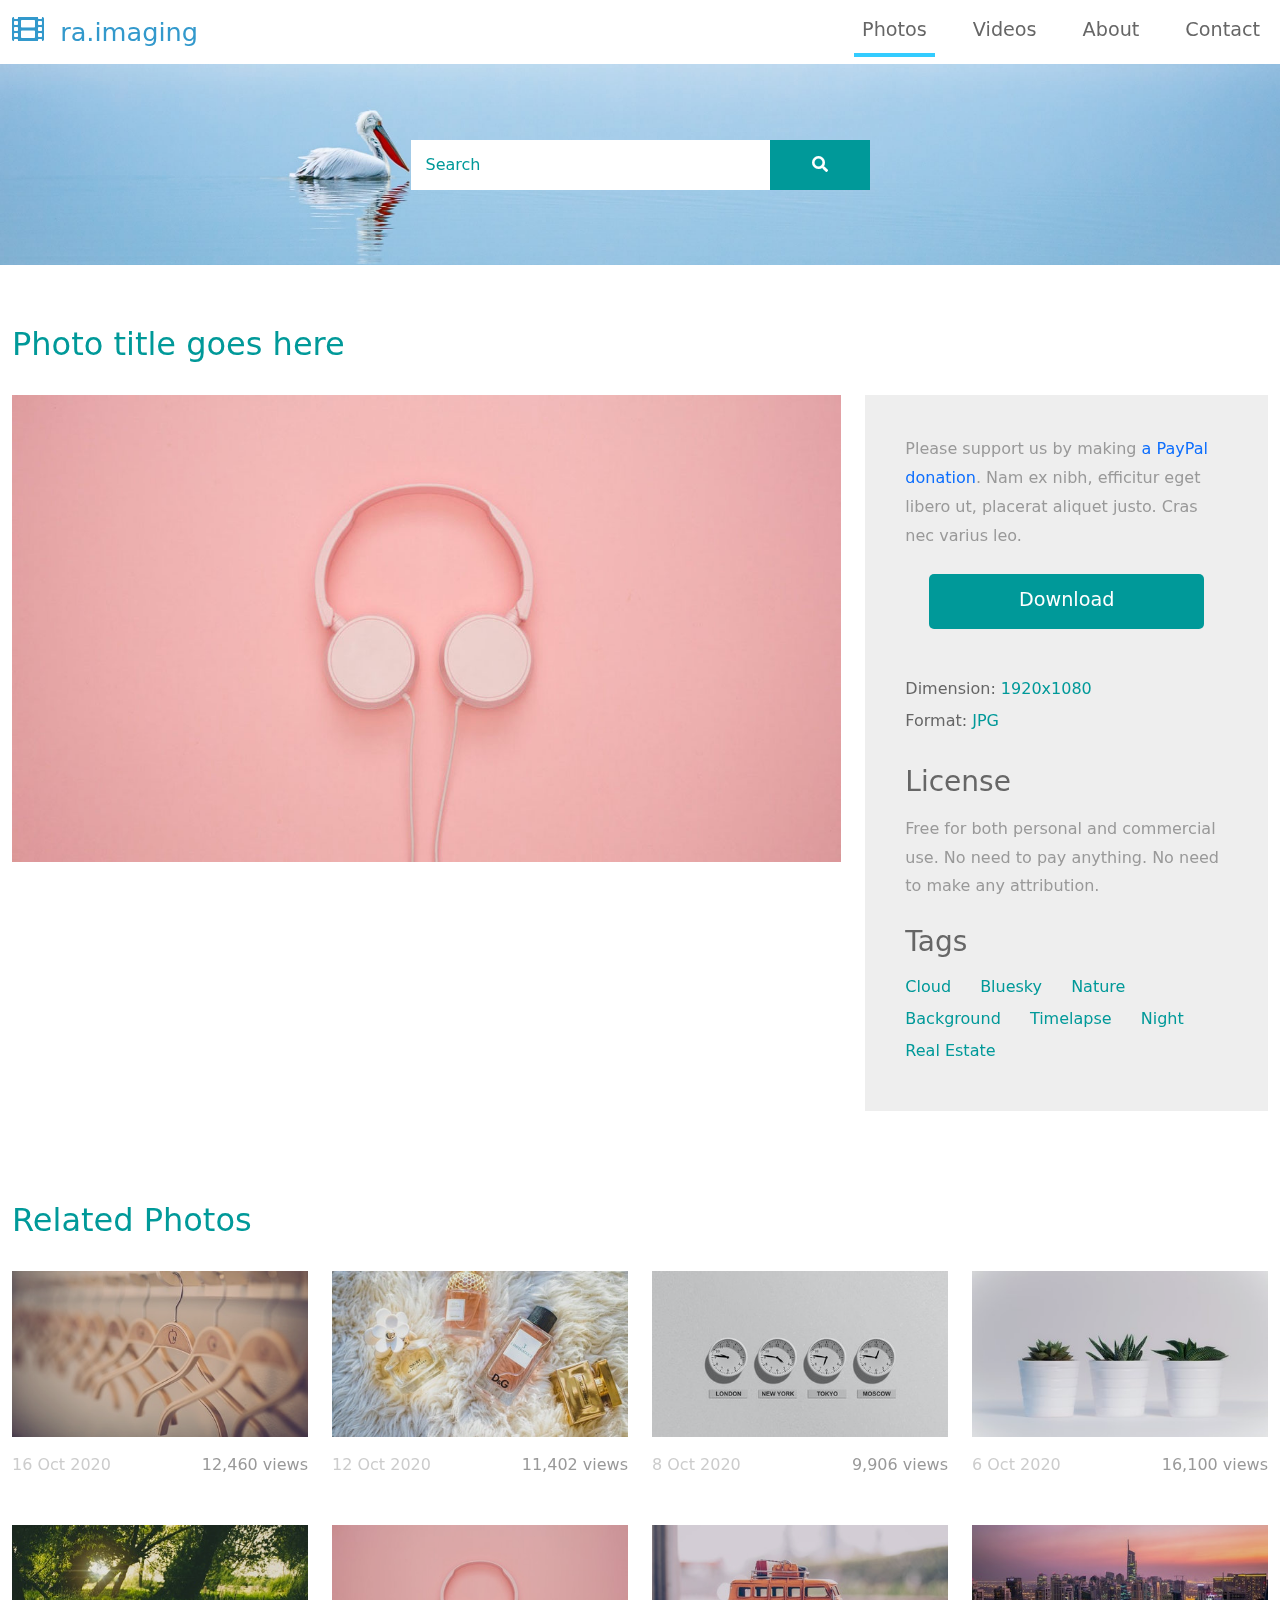
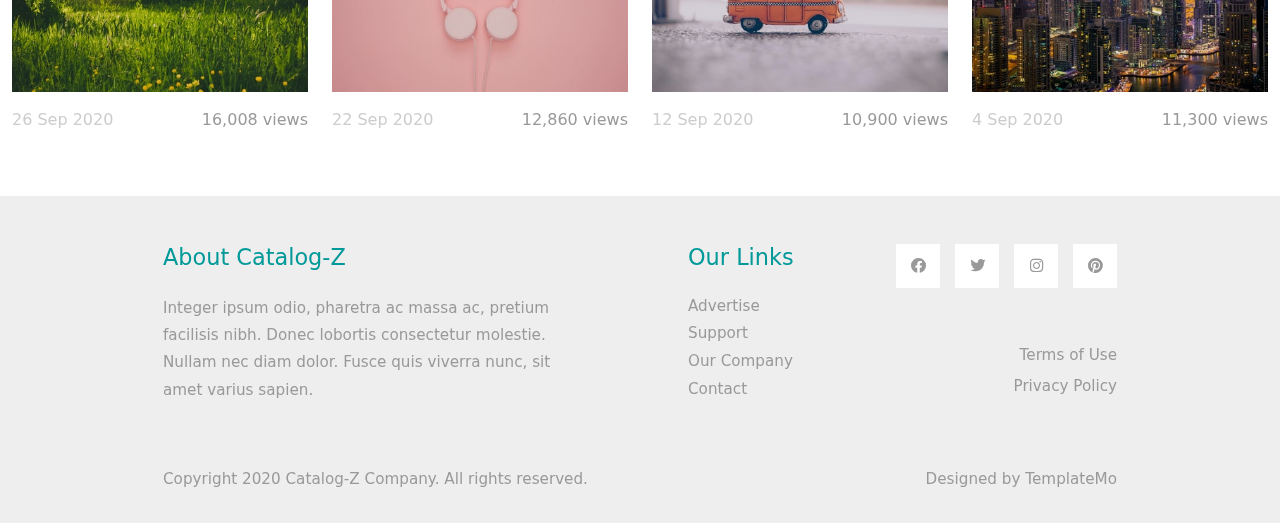
<file: photo-detail.html>
<!DOCTYPE html>
<html lang="en">
<head>
    <meta charset="UTF-8">
    <meta name="viewport" content="width=device-width, initial-scale=1.0">
    <title>Catalog-Z Photo Detail Page</title>
    <link rel="stylesheet" href="css/bootstrap.min.css">
    <link rel="stylesheet" href="fontawesome/css/all.min.css">
    <link rel="stylesheet" href="css/templatemo-style.css">
<!--
    
TemplateMo 556 Catalog-Z

https://templatemo.com/tm-556-catalog-z

-->
</head>
<body>
    <!-- Page Loader -->
    <div id="loader-wrapper">
        <div id="loader"></div>

        <div class="loader-section section-left"></div>
        <div class="loader-section section-right"></div>

    </div>
    <nav class="navbar navbar-expand-lg">
        <div class="container-fluid">
            <a class="navbar-brand" href="index.html">
                <i class="fas fa-film mr-2"></i>
				ra.imaging
            </a>
            <button class="navbar-toggler" type="button" data-toggle="collapse" data-target="#navbarSupportedContent" aria-controls="navbarSupportedContent" aria-expanded="false" aria-label="Toggle navigation">
                <i class="fas fa-bars"></i>
            </button>
            <div class="collapse navbar-collapse" id="navbarSupportedContent">
            <ul class="navbar-nav ml-auto mb-2 mb-lg-0">
                <li class="nav-item">
                    <a class="nav-link nav-link-1 active" aria-current="page" href="index.html">Photos</a>
                </li>
                <li class="nav-item">
                    <a class="nav-link nav-link-2" href="videos.html">Videos</a>
                </li>
                <li class="nav-item">
                    <a class="nav-link nav-link-3" href="about.html">About</a>
                </li>
                <li class="nav-item">
                    <a class="nav-link nav-link-4" href="contact.html">Contact</a>
                </li>
            </ul>
            </div>
        </div>
    </nav>

    <div class="tm-hero d-flex justify-content-center align-items-center" data-parallax="scroll" data-image-src="img/hero.jpg">
        <form class="d-flex tm-search-form">
            <input class="form-control tm-search-input" type="search" placeholder="Search" aria-label="Search">
            <button class="btn btn-outline-success tm-search-btn" type="submit">
                <i class="fas fa-search"></i>
            </button>
        </form>
    </div>

    <div class="container-fluid tm-container-content tm-mt-60">
        <div class="row mb-4">
            <h2 class="col-12 tm-text-primary">Photo title goes here</h2>
        </div>
        <div class="row tm-mb-90">            
            <div class="col-xl-8 col-lg-7 col-md-6 col-sm-12">
                <img src="img/img-01-big.jpg" alt="Image" class="img-fluid">
            </div>
            <div class="col-xl-4 col-lg-5 col-md-6 col-sm-12">
                <div class="tm-bg-gray tm-video-details">
                    <p class="mb-4">
                        Please support us by making <a href="https://paypal.me/templatemo" target="_parent" rel="sponsored">a PayPal donation</a>. Nam ex nibh, efficitur eget libero ut, placerat aliquet justo. Cras nec varius leo.
                    </p>
                    <div class="text-center mb-5">
                        <a href="#" class="btn btn-primary tm-btn-big">Download</a>
                    </div>                    
                    <div class="mb-4 d-flex flex-wrap">
                        <div class="mr-4 mb-2">
                            <span class="tm-text-gray-dark">Dimension: </span><span class="tm-text-primary">1920x1080</span>
                        </div>
                        <div class="mr-4 mb-2">
                            <span class="tm-text-gray-dark">Format: </span><span class="tm-text-primary">JPG</span>
                        </div>
                    </div>
                    <div class="mb-4">
                        <h3 class="tm-text-gray-dark mb-3">License</h3>
                        <p>Free for both personal and commercial use. No need to pay anything. No need to make any attribution.</p>
                    </div>
                    <div>
                        <h3 class="tm-text-gray-dark mb-3">Tags</h3>
                        <a href="#" class="tm-text-primary mr-4 mb-2 d-inline-block">Cloud</a>
                        <a href="#" class="tm-text-primary mr-4 mb-2 d-inline-block">Bluesky</a>
                        <a href="#" class="tm-text-primary mr-4 mb-2 d-inline-block">Nature</a>
                        <a href="#" class="tm-text-primary mr-4 mb-2 d-inline-block">Background</a>
                        <a href="#" class="tm-text-primary mr-4 mb-2 d-inline-block">Timelapse</a>
                        <a href="#" class="tm-text-primary mr-4 mb-2 d-inline-block">Night</a>
                        <a href="#" class="tm-text-primary mr-4 mb-2 d-inline-block">Real Estate</a>
                    </div>
                </div>
            </div>
        </div>
        <div class="row mb-4">
            <h2 class="col-12 tm-text-primary">
                Related Photos
            </h2>
        </div>
        <div class="row mb-3 tm-gallery">
            <div class="col-xl-3 col-lg-4 col-md-6 col-sm-6 col-12 mb-5">
                <figure class="effect-ming tm-video-item">
                    <img src="img/img-01.jpg" alt="Image" class="img-fluid">
                    <figcaption class="d-flex align-items-center justify-content-center">
                        <h2>Hangers</h2>
                        <a href="#">View more</a>
                    </figcaption>                    
                </figure>
                <div class="d-flex justify-content-between tm-text-gray">
                    <span class="tm-text-gray-light">16 Oct 2020</span>
                    <span>12,460 views</span>
                </div>
            </div>
            <div class="col-xl-3 col-lg-4 col-md-6 col-sm-6 col-12 mb-5">
                <figure class="effect-ming tm-video-item">
                    <img src="img/img-02.jpg" alt="Image" class="img-fluid">
                    <figcaption class="d-flex align-items-center justify-content-center">
                        <h2>Perfumes</h2>
                        <a href="#">View more</a>
                    </figcaption>                    
                </figure>
                <div class="d-flex justify-content-between tm-text-gray">
                    <span class="tm-text-gray-light">12 Oct 2020</span>
                    <span>11,402 views</span>
                </div>
            </div>
            <div class="col-xl-3 col-lg-4 col-md-6 col-sm-6 col-12 mb-5">
                <figure class="effect-ming tm-video-item">
                    <img src="img/img-03.jpg" alt="Image" class="img-fluid">
                    <figcaption class="d-flex align-items-center justify-content-center">
                        <h2>Clocks</h2>
                        <a href="#">View more</a>
                    </figcaption>                    
                </figure>
                <div class="d-flex justify-content-between tm-text-gray">
                    <span class="tm-text-gray-light">8 Oct 2020</span>
                    <span>9,906 views</span>
                </div>
            </div>
            <div class="col-xl-3 col-lg-4 col-md-6 col-sm-6 col-12 mb-5">
                <figure class="effect-ming tm-video-item">
                    <img src="img/img-04.jpg" alt="Image" class="img-fluid">
                    <figcaption class="d-flex align-items-center justify-content-center">
                        <h2>Plants</h2>
                        <a href="#">View more</a>
                    </figcaption>                    
                </figure>
                <div class="d-flex justify-content-between tm-text-gray">
                    <span class="tm-text-gray-light">6 Oct 2020</span>
                    <span>16,100 views</span>
                </div>
            </div>
            <div class="col-xl-3 col-lg-4 col-md-6 col-sm-6 col-12 mb-5">
                <figure class="effect-ming tm-video-item">
                    <img src="img/img-05.jpg" alt="Image" class="img-fluid">
                    <figcaption class="d-flex align-items-center justify-content-center">
                        <h2>Morning</h2>
                        <a href="#">View more</a>
                    </figcaption>                    
                </figure>
                <div class="d-flex justify-content-between tm-text-gray">
                    <span class="tm-text-gray-light">26 Sep 2020</span>
                    <span>16,008 views</span>
                </div>
            </div>
            <div class="col-xl-3 col-lg-4 col-md-6 col-sm-6 col-12 mb-5">
                <figure class="effect-ming tm-video-item">
                    <img src="img/img-06.jpg" alt="Image" class="img-fluid">
                    <figcaption class="d-flex align-items-center justify-content-center">
                        <h2>Pinky</h2>
                        <a href="#">View more</a>
                    </figcaption>                    
                </figure>
                <div class="d-flex justify-content-between tm-text-gray">
                    <span class="tm-text-gray-light">22 Sep 2020</span>
                    <span>12,860 views</span>
                </div>
            </div>
            <div class="col-xl-3 col-lg-4 col-md-6 col-sm-6 col-12 mb-5">
                <figure class="effect-ming tm-video-item">
                    <img src="img/img-07.jpg" alt="Image" class="img-fluid">
                    <figcaption class="d-flex align-items-center justify-content-center">
                        <h2>Bus</h2>
                        <a href="#">View more</a>
                    </figcaption>                    
                </figure>
                <div class="d-flex justify-content-between tm-text-gray">
                    <span class="tm-text-gray-light">12 Sep 2020</span>
                    <span>10,900 views</span>
                </div>
            </div>
            <div class="col-xl-3 col-lg-4 col-md-6 col-sm-6 col-12 mb-5">
                <figure class="effect-ming tm-video-item">
                    <img src="img/img-08.jpg" alt="Image" class="img-fluid">
                    <figcaption class="d-flex align-items-center justify-content-center">
                        <h2>New York</h2>
                        <a href="#">View more</a>
                    </figcaption>                    
                </figure>
                <div class="d-flex justify-content-between tm-text-gray">
                    <span class="tm-text-gray-light">4 Sep 2020</span>
                    <span>11,300 views</span>
                </div>
            </div>        
        </div> <!-- row -->
    </div> <!-- container-fluid, tm-container-content -->

    <footer class="tm-bg-gray pt-5 pb-3 tm-text-gray tm-footer">
        <div class="container-fluid tm-container-small">
            <div class="row">
                <div class="col-lg-6 col-md-12 col-12 px-5 mb-5">
                    <h3 class="tm-text-primary mb-4 tm-footer-title">About Catalog-Z</h3>
                    <p>Integer ipsum odio, pharetra ac massa ac, pretium facilisis nibh. Donec lobortis consectetur molestie. Nullam nec diam dolor. Fusce quis viverra nunc, sit amet varius sapien.</p>
                </div>
                <div class="col-lg-3 col-md-6 col-sm-6 col-12 px-5 mb-5">
                    <h3 class="tm-text-primary mb-4 tm-footer-title">Our Links</h3>
                    <ul class="tm-footer-links pl-0">
                        <li><a href="#">Advertise</a></li>
                        <li><a href="#">Support</a></li>
                        <li><a href="#">Our Company</a></li>
                        <li><a href="#">Contact</a></li>
                    </ul>
                </div>
                <div class="col-lg-3 col-md-6 col-sm-6 col-12 px-5 mb-5">
                    <ul class="tm-social-links d-flex justify-content-end pl-0 mb-5">
                        <li class="mb-2"><a href="https://facebook.com"><i class="fab fa-facebook"></i></a></li>
                        <li class="mb-2"><a href="https://twitter.com"><i class="fab fa-twitter"></i></a></li>
                        <li class="mb-2"><a href="https://instagram.com"><i class="fab fa-instagram"></i></a></li>
                        <li class="mb-2"><a href="https://pinterest.com"><i class="fab fa-pinterest"></i></a></li>
                    </ul>
                    <a href="#" class="tm-text-gray text-right d-block mb-2">Terms of Use</a>
                    <a href="#" class="tm-text-gray text-right d-block">Privacy Policy</a>
                </div>
            </div>
            <div class="row">
                <div class="col-lg-8 col-md-7 col-12 px-5 mb-3">
                    Copyright 2020 Catalog-Z Company. All rights reserved.
                </div>
                <div class="col-lg-4 col-md-5 col-12 px-5 text-right">
                    Designed by <a href="https://templatemo.com" class="tm-text-gray" rel="sponsored" target="_parent">TemplateMo</a>
                </div>
            </div>
        </div>
    </footer>
    
    <script src="js/plugins.js"></script>
    <script>
        $(window).on("load", function() {
            $('body').addClass('loaded');
        });
    </script>
</body>
</html>
</file>
<file: css/templatemo-style.css>
/*
    
TemplateMo 556 Catalog-Z

https://templatemo.com/tm-556-catalog-z

*/

#loader-wrapper {
    position: fixed;
    top: 0;
    left: 0;
    width: 100%;
    height: 100%;
    z-index: 1001;
}
#loader {
    display: block;
    position: relative;
    left: 50%;
    top: 50%;
    width: 150px;
    height: 150px;
    margin: -75px 0 0 -75px;
    border-radius: 50%;
    border: 3px solid transparent;
    border-top-color: #3498db;

    -webkit-animation: spin 2s linear infinite; /* Chrome, Opera 15+, Safari 5+ */
    animation: spin 2s linear infinite; /* Chrome, Firefox 16+, IE 10+, Opera */

    z-index: 1002;
}

    #loader:before {
        content: "";
        position: absolute;
        top: 5px;
        left: 5px;
        right: 5px;
        bottom: 5px;
        border-radius: 50%;
        border: 3px solid transparent;
        border-top-color: #e74c3c;

        -webkit-animation: spin 3s linear infinite; /* Chrome, Opera 15+, Safari 5+ */
        animation: spin 3s linear infinite; /* Chrome, Firefox 16+, IE 10+, Opera */
    }

    #loader:after {
        content: "";
        position: absolute;
        top: 15px;
        left: 15px;
        right: 15px;
        bottom: 15px;
        border-radius: 50%;
        border: 3px solid transparent;
        border-top-color: #f9c922;

        -webkit-animation: spin 1.5s linear infinite; /* Chrome, Opera 15+, Safari 5+ */
          animation: spin 1.5s linear infinite; /* Chrome, Firefox 16+, IE 10+, Opera */
    }

    @-webkit-keyframes spin {
        0%   { 
            -webkit-transform: rotate(0deg);  /* Chrome, Opera 15+, Safari 3.1+ */
            -ms-transform: rotate(0deg);  /* IE 9 */
            transform: rotate(0deg);  /* Firefox 16+, IE 10+, Opera */
        }
        100% {
            -webkit-transform: rotate(360deg);  /* Chrome, Opera 15+, Safari 3.1+ */
            -ms-transform: rotate(360deg);  /* IE 9 */
            transform: rotate(360deg);  /* Firefox 16+, IE 10+, Opera */
        }
    }
    @keyframes spin {
        0%   { 
            -webkit-transform: rotate(0deg);  /* Chrome, Opera 15+, Safari 3.1+ */
            -ms-transform: rotate(0deg);  /* IE 9 */
            transform: rotate(0deg);  /* Firefox 16+, IE 10+, Opera */
        }
        100% {
            -webkit-transform: rotate(360deg);  /* Chrome, Opera 15+, Safari 3.1+ */
            -ms-transform: rotate(360deg);  /* IE 9 */
            transform: rotate(360deg);  /* Firefox 16+, IE 10+, Opera */
        }
    }

    #loader-wrapper .loader-section {
        position: fixed;
        top: 0;
        width: 51%;
        height: 100%;
        background: #222222;
        z-index: 1001;
        -webkit-transform: translateX(0);  /* Chrome, Opera 15+, Safari 3.1+ */
        -ms-transform: translateX(0);  /* IE 9 */
        transform: translateX(0);  /* Firefox 16+, IE 10+, Opera */
    }

    #loader-wrapper .loader-section.section-left {
        left: 0;
    }

    #loader-wrapper .loader-section.section-right {
        right: 0;
    }

    /* Loaded */
    .loaded #loader-wrapper .loader-section.section-left {
        -webkit-transform: translateX(-100%);  /* Chrome, Opera 15+, Safari 3.1+ */
            -ms-transform: translateX(-100%);  /* IE 9 */
                transform: translateX(-100%);  /* Firefox 16+, IE 10+, Opera */

        -webkit-transition: all 0.7s 0.3s cubic-bezier(0.645, 0.045, 0.355, 1.000);  
                transition: all 0.7s 0.3s cubic-bezier(0.645, 0.045, 0.355, 1.000);
    }

    .loaded #loader-wrapper .loader-section.section-right {
        -webkit-transform: translateX(100%);  /* Chrome, Opera 15+, Safari 3.1+ */
            -ms-transform: translateX(100%);  /* IE 9 */
                transform: translateX(100%);  /* Firefox 16+, IE 10+, Opera */

-webkit-transition: all 0.7s 0.3s cubic-bezier(0.645, 0.045, 0.355, 1.000);  
        transition: all 0.7s 0.3s cubic-bezier(0.645, 0.045, 0.355, 1.000);
    }
    
    .loaded #loader {
        opacity: 0;
        -webkit-transition: all 0.3s ease-out;  
                transition: all 0.3s ease-out;
    }
    .loaded #loader-wrapper {
        visibility: hidden;

        -webkit-transform: translateY(-100%);  /* Chrome, Opera 15+, Safari 3.1+ */
            -ms-transform: translateY(-100%);  /* IE 9 */
                transform: translateY(-100%);  /* Firefox 16+, IE 10+, Opera */

        -webkit-transition: all 0.3s 1s ease-out;  
                transition: all 0.3s 1s ease-out;
    }

p { line-height: 1.8; }

a { 
    text-decoration: none;
    transition: all 0.3s ease; 
}
a:hover { color:#009999; }
.container-fluid { max-width: 1770px; }
.tm-container-small { max-width: 1050px; }
.btn { border-radius: 0; }
.btn-primary {
    background-color: #009999;
    border: 0;
    border-radius: 5px;
    padding: 12px 50px 14px;
    font-size: 1.2rem;
}

.btn-primary:hover,
.btn-primary:focus {
    background-color:#086969;
}

.btn-primary.disabled, 
.btn-primary:disabled {
    background-color: #009999;
    pointer-events: all;
    cursor: not-allowed;
}

.form-control {
	padding: 10px 20px;
	width: 100%;
	height: auto;
}

.form-group { margin-bottom: 25px; }
.tm-btn-big { padding: 12px 90px 14px; }

.navbar-toggler:focus { box-shadow: none; }
.navbar-brand {
    color: #3399CC;
    font-size: 1.6rem;
}

.navbar-brand i { font-size: 2rem; }

.tm-hero {
    min-height: 200px;
    background: transparent;
}

.tm-mt-60 { margin-top: 60px; }
.tm-mb-50 { margin-bottom: 50px; }
.tm-mb-74 { margin-bottom: 74px; }
.tm-mb-90 { margin-bottom: 90px; }
.tm-text-primary { color: #009999; }
.tm-text-secondary { color: #CC6699; }
a.tm-text-primary:hover { color:#666666; }
.tm-bg-gray { background-color: #EEEEEE; }
.tm-input-paging {
    width: 40px;
    border-radius: 0;
    border: 1px solid #CCCCCC;
    background: #f4f4f4;
    text-align: center;
}

.nav-item { margin-right: 30px; }
.nav-item:last-child { margin-right: 0; }

.nav-link {
    color: #666666;
    border-bottom: 4px solid transparent;
    font-size: 1.2rem;
}

.nav-link-1.active,
.nav-link-1:hover {
    border-color: #33CCFF;
}

.nav-link-2.active,
.nav-link-2:hover {
    border-color: #FF6666;
}

.nav-link-3.active,
.nav-link-3:hover {
    border-color: #33CC66;
}

.nav-link-4.active,
.nav-link-4:hover {
    border-color: #CC66CC;
}

.tm-search-input {
    width: 360px;
    border-radius: 0;
    padding: 12px 15px;
    color: #009999;
    border: none;
}

.tm-search-input:focus {
    border-color: #009999;
    box-shadow: 0 0 0 0.25rem rgb(0 153 153 / 0.25);
}

.tm-search-input::placeholder { /* Chrome, Firefox, Opera, Safari 10.1+ */
    color: #009999;
    opacity: 1; /* Firefox */
}
  
.tm-search-input::-ms-input-placeholder { /* Microsoft Edge */
    color: #009999;
}

.tm-search-btn {
    color: white;
    background-color: #009999;
    border: none;
    width: 100px;
    height: 50px;
    margin-left: -1px;
}

p, .tm-text-gray { color: #999; }
.tm-text-gray-light { color: #CCC; }
.tm-text-gray-dark { color: #666; }

.tm-video-item {
    position: relative;
    overflow: hidden;
    text-align: center;
    cursor: pointer;
}

.tm-video-item img {
    position: relative;
    display: block;
    min-height: 100%;
    max-width: 100%;
    opacity: 0.8;
}

.tm-video-item figcaption {
    padding: 2em;
    color: #fff;
    text-transform: uppercase;
    font-size: 1.25em;
    -webkit-backface-visibility: hidden;
	backface-visibility: hidden;
}

.tm-video-item figcaption::before,
.tm-video-item figcaption::after {
    pointer-events: none;
}

.tm-video-item figcaption,
.tm-video-item figcaption > a {
    position: absolute;
    top: 0;
    left: 0;
    width: 100%;
    height: 100%;
}

.tm-video-item figcaption > a {
	z-index: 1000;
	text-indent: 200%;
	white-space: nowrap;
	font-size: 0;
	opacity: 0;
}

.tm-video-item h2 {
    word-spacing: -0.15em;
    font-weight: 300;
}

.tm-video-item h2,
.tm-video-item p {
    margin: 0;
}

.tm-video-item p {
    letter-spacing: 1px;
    font-size: 68.5%;
}

.tm-gallery div.d-block { animation: show .5s ease; }

@keyframes show {
    0% {
    	opacity: 0;
    	transform: scale(0.9);
    }
    100% {
    	opacity: 1;
    	transform: scale(1);
    }
}

.tm-paging-link {
    display: flex;
    justify-content: center;
    align-items: center;
    width: 60px;
    height: 60px;
    font-size: 1.1rem;
    color: #999;
    background-color: #EEEEEE;
    margin: 10px;
    border-radius: 5px;
    text-decoration: none;
    transition: all 0.3s ease;
}

.tm-paging-link:hover,
.tm-paging-link.active {
    background-color: #009999;
    color: #fff; 
}

/*---------------*/
/***** Ming *****/
/*---------------*/

figure.effect-ming {
	background: #030c17;
}

figure.effect-ming img {
	opacity: 0.9;
	-webkit-transition: opacity 0.35s;
	transition: opacity 0.35s;
}

figure.effect-ming figcaption::before {
	position: absolute;
	top: 30px;
	right: 30px;
	bottom: 30px;
	left: 30px;
	border: 2px solid #fff;
	box-shadow: 0 0 0 30px rgba(255,255,255,0.2);
	content: '';
	opacity: 0;
	-webkit-transition: opacity 0.35s, -webkit-transform 0.35s;
	transition: opacity 0.35s, transform 0.35s;
	-webkit-transform: scale3d(1.4,1.4,1);
	transform: scale3d(1.4,1.4,1);
}

figure.effect-ming h2 {
    font-size: 1.3em;
	opacity: 0;
	-webkit-transition: opacity 0.35s, -webkit-transform 0.35s;
	transition: opacity 0.35s, transform 0.35s;
	-webkit-transform: scale(1.5);
	transform: scale(1.5);
}

figure.effect-ming:hover figcaption::before,
figure.effect-ming:hover h2 {
	opacity: 1;
	-webkit-transform: scale3d(1,1,1);
	transform: scale3d(1,1,1);
}

figure.effect-ming:hover figcaption { background-color: rgba(58,52,42,0); }
figure.effect-ming:hover img { opacity: 0.4; }

.tm-footer-links li {
    list-style: none;
    margin-bottom: 5px;    
}

.tm-footer-links li a { color: #999999; }
.tm-footer-links li a:hover { color: #009999; }

.tm-social-links li {
    list-style: none;
    margin-right: 15px;
}

.tm-social-links li:last-child { margin-right: 0; }

.tm-social-links li a  {
    color: #999999;
    width: 44px;
    height: 44px;
    display: flex;
    background-color: #fff;
    align-items: center;
    justify-content: center;
}

.tm-social-links li a:hover {
    color: #fff;
    background-color: #009999;
}

.tm-footer { font-size: 0.95rem; }
.tm-footer-title { font-size: 1.4rem; }

/* Videos */
#tm-video-container {
    max-height: 400px;
    overflow: hidden;
    background-color: #333;
    margin-bottom: 90px;
    position: relative;
}

#tm-video {
    display: block;
    width: 100%;
    height: auto;
}

#tm-video-control-button {
    position: absolute;
    bottom: 20px;
    right: 20px;
    z-index: 1000;
    color: #e1e1e1;
}

.tm-video-details {
    height: 100%;
    padding: 40px;
}

/* About */
.tm-row-1640 { max-width: 1640px; }
.tm-about-2-col { max-width: 716px; }
.tm-about-3-col { max-width: 540px; }

.tm-about-2-col,
.tm-about-3-col {
    margin-bottom: 50px;
}

.tm-about-icon-container {
    width: 150px;
    height: 150px;
    border: 1px solid #009999;
    display: flex;
    align-items: center;
    justify-content: center;
}

.tm-about-img-text { max-width: 940px; }

/* Contact */
select.form-control { border-radius: 0; }
select.form-control option { height: 30px; }

select:not([multiple]) {
    -webkit-appearance: none;
    -moz-appearance: none;
    background-position: right 15px center;
    background-repeat: no-repeat;
    background-image: url(../img/select-arrow.png);
    padding: 14px 20px;
    padding-right: 20px;
    color: #666;
}

.mapouter{
    position:relative;
    height:480px;
    width:100%;
    max-width: 480px;
}

.gmap-canvas {
    overflow:hidden;
    background:none!important;
    height:480px;
    width:100%;
}

.tm-contact-form { max-width: 420px; }
.tm-address-col { max-width: 520px; }
.tm-contacts { padding-left: 0; }

.tm-contacts li {
    list-style: none;
    margin-bottom: 20px;
}

.tm-contacts li a i { width: 30px; }
.tm-social { display: flex; }

.tm-social li {
    list-style: none;
    margin-bottom: 20px;
    margin-right: 15px;
}

.tm-social li a i {
    width: 40px;
    height: 40px;
    color: #666666;
    background-color: #EEEEEE;
    display: flex;
    align-items: center;
    justify-content: center;
    transition: all 0.3s ease;
}

.tm-social li a:hover i {
    color: #fff;
    background-color: #009999;
}

.form-control,
input:-internal-autofill-selected,
select:not([multiple]) {
    color: #009999 !important;
}

.form-control::placeholder { /* Chrome, Firefox, Opera, Safari 10.1+ */
    color:  #009999;
    opacity: 1; /* Firefox */
}

@media (max-width: 991px) {
    .navbar-collapse {
        position: fixed;
        top: 50px;
        right: 0px;
        background: white;
        width: 150px;
        padding: 15px;
    }

    .tm-container-content { max-width: 870px; }
    .tm-contact-form, .tm-address-col, .mapouter { max-width: 100%; }
    .tm-people-row { max-width: 900px; }
}

@media (max-width: 767px) {
    .tm-paging-col { flex-direction: column; }
    .tm-paging { flex-wrap: wrap; }
    .tm-about-img-text { max-width: 640px; }
    .tm-about-2-col, .tm-about-3-col { margin-bottom: 50px; }
}

@media (max-width: 575px) {
    .tm-container-content { max-width: 420px; }

    .tm-search-form {
        padding-left: 15px;
        padding-right: 15px;
        width: 100%;
        justify-content: center;
    }

    .tm-search-input {
        width: 100%;
        max-width: 360px;
    }

    .tm-people-row { max-width: 420px; }
}

@media (max-width: 400px) {
    .tm-btn-big { padding: 12px 50px 14px; }
}

@media (max-width: 334px) {
    .tm-social-links {
        flex-wrap: wrap;
        justify-content: start !important;
    }

    .tm-social-links li { margin-right: 3px; }
}
</file>
<file: test.css>
body{
		background-image: url('dark_wood.png');
}

#Header{
		width: 500px;
		margin-left: auto;
		margin-right: auto;
		margin-bottom; 10px;
		border: solid 8px black;
		text-align: center;
		background-color: #8E41D5;
}

h3{
	color: #FFBC00;
	font-size: 40px;
	font-family: "Passion One";
	margin-bottom: 0px;
	
}

p{
	color: white;
	font-family: "Arial";
	font-weight: bold;
}

#Header h1{
	font-size: 60px;
	font-family: "Passion One";
	color: #FFBC00;
	font-weight: bold;
}

#LeftNav{
	float: left;
	width: 400px;
	border: solid 8px black;
	text-align: center;
	padding-bottom: 8px;
	background-color: #8E41D5
}

#LeftNav ul{
	color: white;
}

a{
	color: white;
	font-weight: bold;
	font-size:24px;
}

ul{
	list-style-type: none;
	padding-left: 0px;
}

#Content{
	width: 700px;
	margin-left: auto;
	margin-right: auto;
	margin-bottom: 10px;
	border: solid 8px black;
	text-align: center;
	background-color: #8E41D5;
	padding: 15px;	
}

#Footer{
	text-align: center;
	border: solid 8px black;
	background-color: #8E41D5;
}

#bow{
	color: #FFBC00;
	font-weight: bold;
	font-size: 20px;
}
</file>
